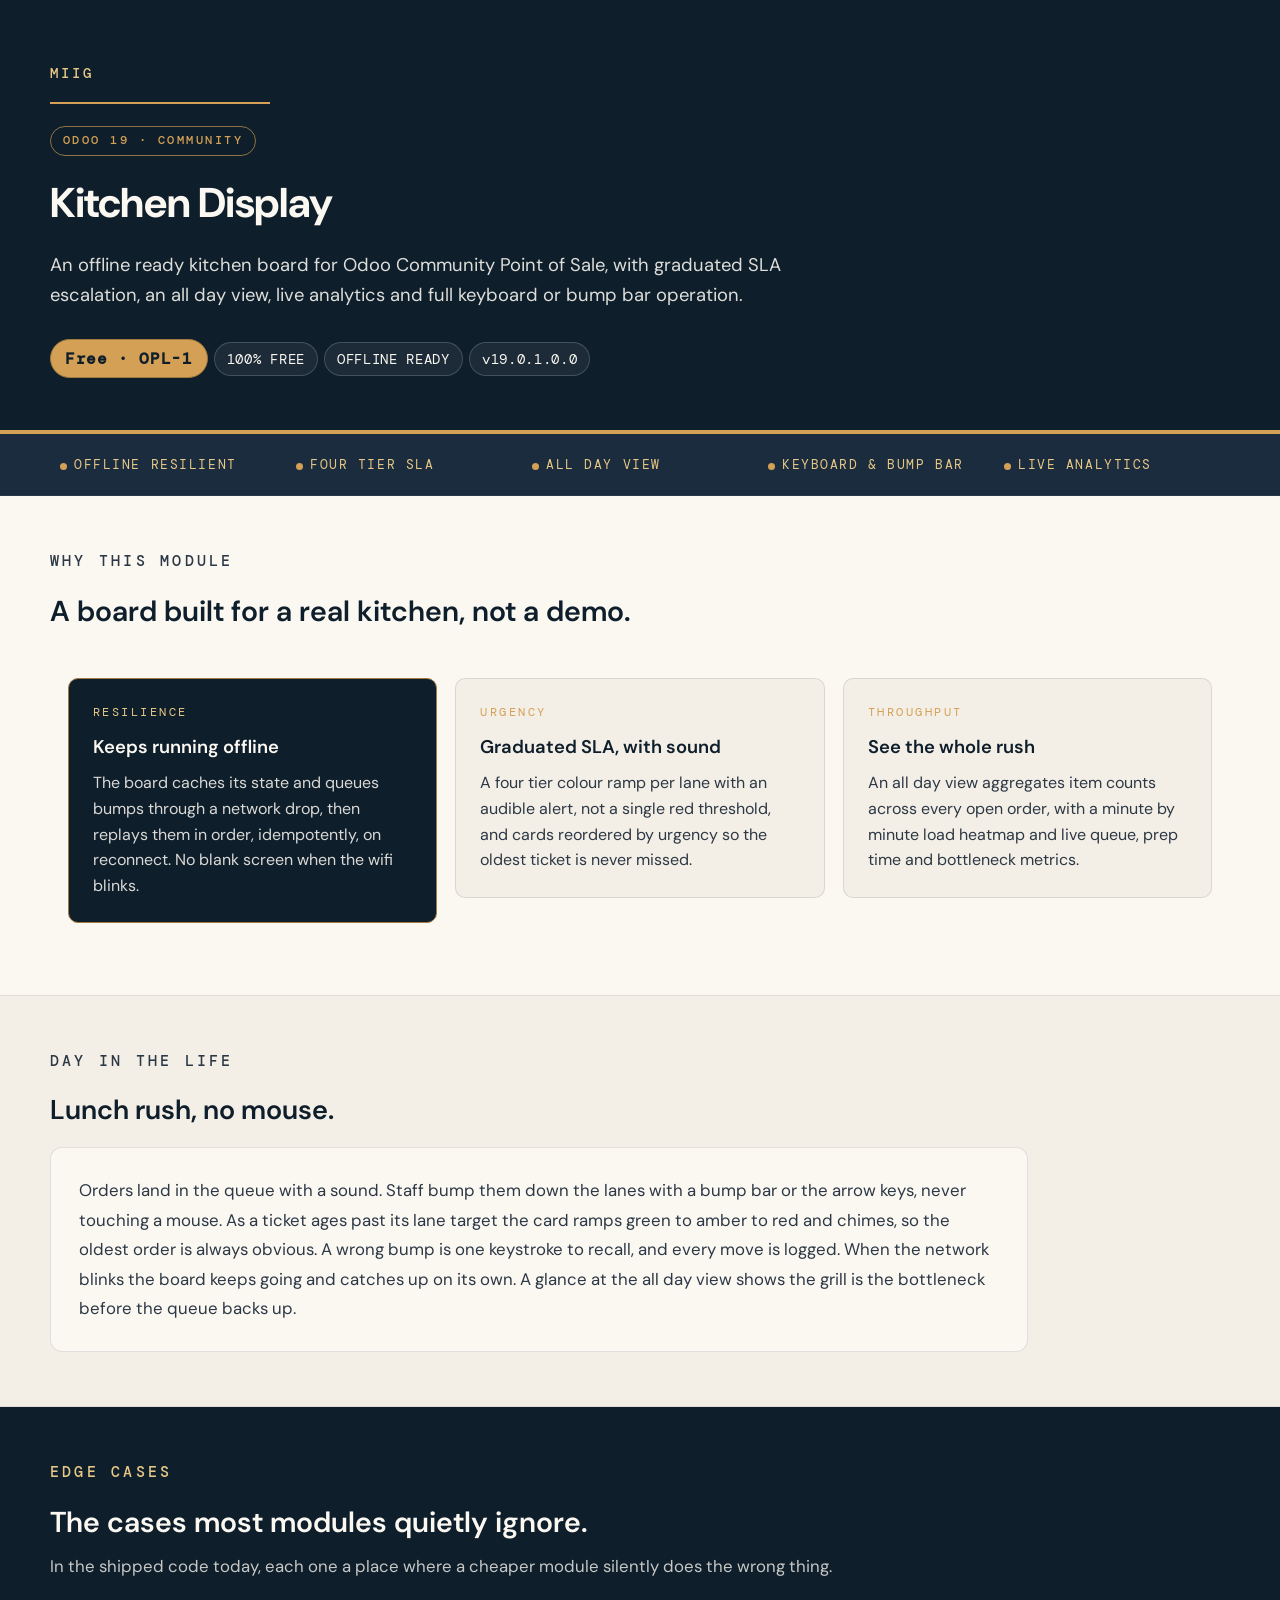
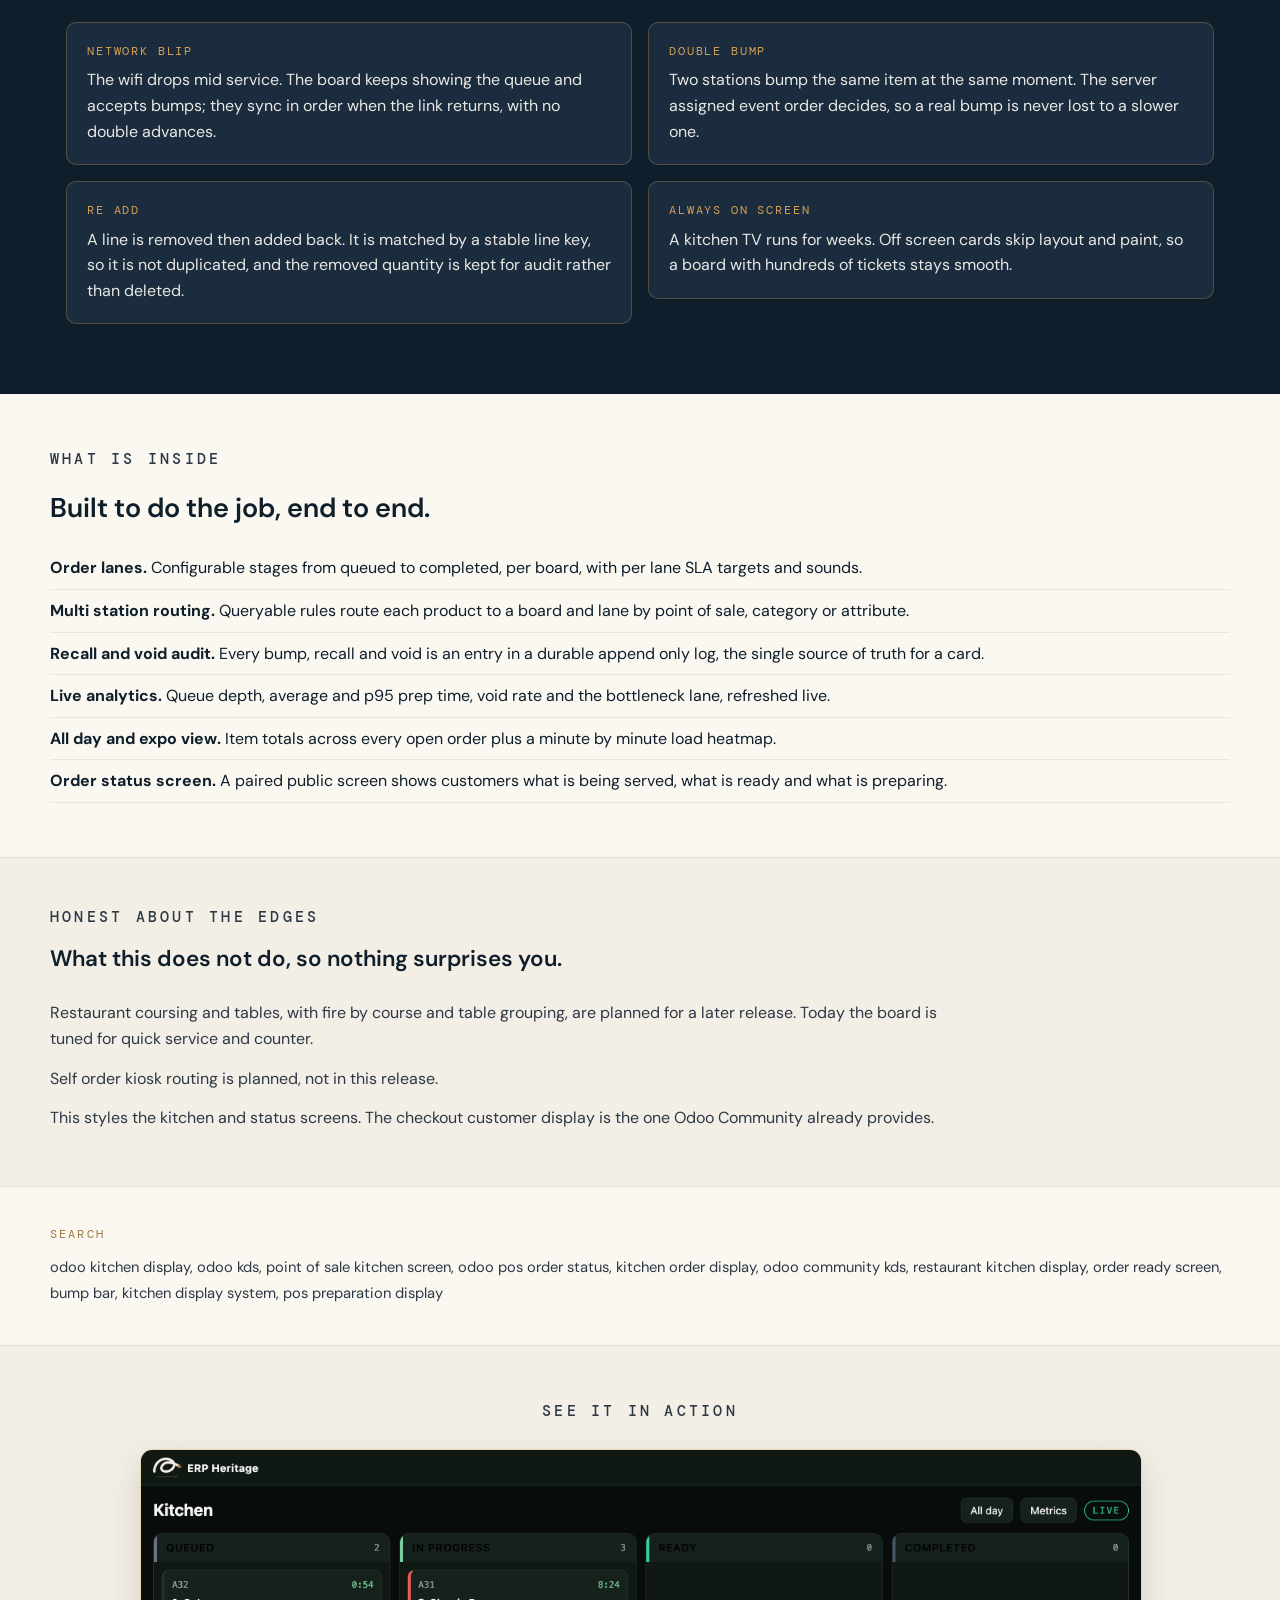
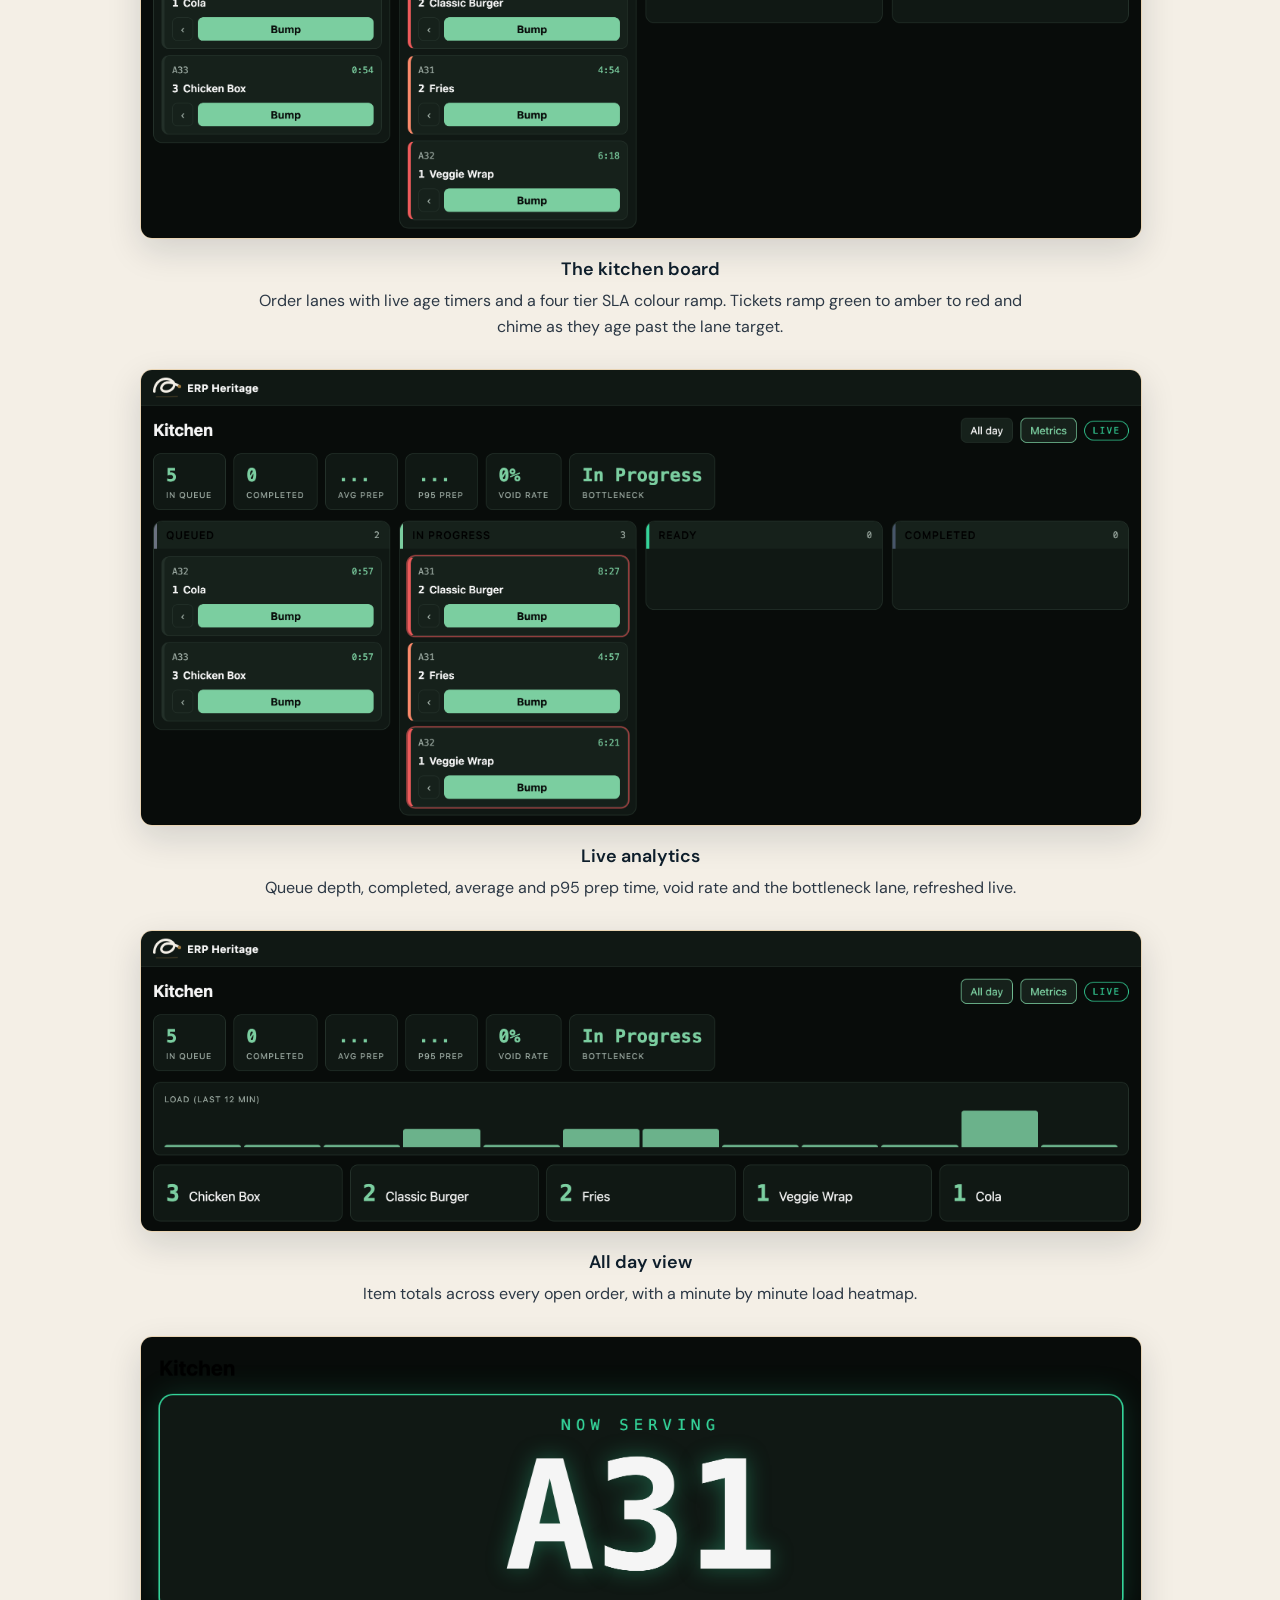
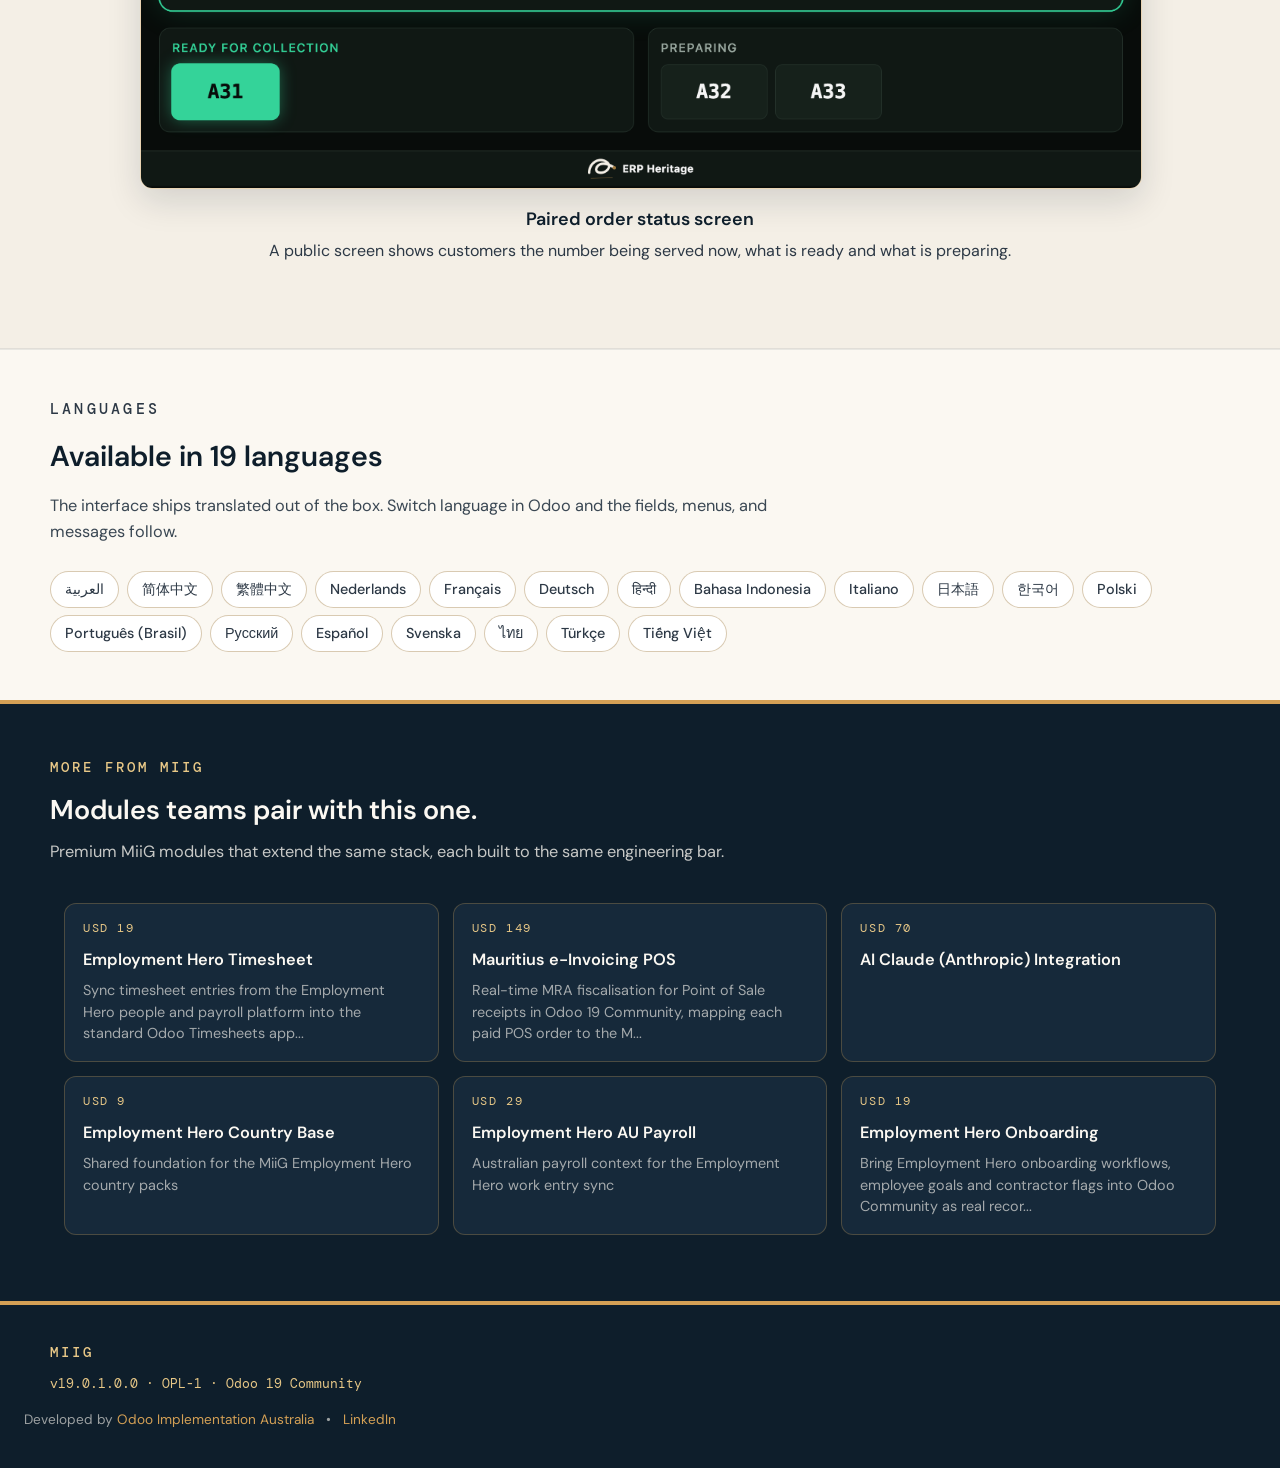
<file: eh_pos_kds/static/description/index.html>
<!DOCTYPE html>
<html lang="en">
<head>
<meta charset="UTF-8">
<title>Kitchen Display | MiiG</title>
<meta name="viewport" content="width=device-width, initial-scale=1">
<meta name="description" content="Free offline ready kitchen display for Odoo 19 Community Point of Sale: order lanes, live SLA timers with sound, all day view, recall and void audit, multi station routing, keyboard and bump bar, live throughput analytics, paired public order status screen.">
<link rel="preconnect" href="https://fonts.googleapis.com">
<link rel="preconnect" href="https://fonts.gstatic.com" crossorigin>
<link href="https://fonts.googleapis.com/css2?family=DM+Sans:wght@400;500;600;700&family=DM+Mono:wght@400;500&display=swap" rel="stylesheet">
</head>
<body style="margin:0;padding:0;background-color:#FBF8F2;color:#0E1E2B;font-family:'DM Sans',-apple-system,BlinkMacSystemFont,'Segoe UI',Roboto,system-ui,sans-serif;font-size:16px;line-height:1.6;font-weight:400;">
<header style="background-color:#0E1E2B;color:#FBF8F2;padding:60px 24px 52px 24px;border-bottom:4px solid #D4A055;">
  <div style="max-width:1180px;margin:0 auto;">
    <div style="margin-bottom:16px;"><span style="font-size:0.86rem;font-weight:500;letter-spacing:0.22em;text-transform:uppercase;color:#E8C887;font-family:'DM Mono',ui-monospace,monospace;">MiiG</span></div>
    <div style="width:220px;height:2px;background-color:#D4A055;margin:14px 0 18px 0;"></div>
    <span style="display:inline-block;font-family:'DM Mono',ui-monospace,monospace;font-size:0.78rem;font-weight:500;letter-spacing:0.2em;text-transform:uppercase;color:#D4A055;padding:4px 12px;border:1px solid rgba(212,160,85,0.65);border-radius:999px;margin:4px 6px 8px 0;">ODOO 19 · COMMUNITY</span>
    <h1 style="font-size:2.6rem;margin:6px 0 10px 0;font-weight:700;letter-spacing:-0.01em;color:#FBF8F2;">Kitchen Display</h1>
    <p style="margin:14px 0 0 0;font-size:1.15rem;line-height:1.65;max-width:760px;color:rgba(251,248,242,0.88);">An offline ready kitchen board for Odoo Community Point of Sale, with graduated SLA escalation, an all day view, live analytics and full keyboard or bump bar operation.</p>
    <div style="margin-top:24px;"><span style="display:inline-block;background-color:#D4A055;border:1px solid #A07A3F;color:#0E1E2B;padding:6px 14px;border-radius:999px;font-size:1.0rem;letter-spacing:0.04em;font-family:'DM Mono',ui-monospace,monospace;margin:4px 6px 0 0;font-weight:600;">Free · OPL-1</span><span style="display:inline-block;background-color:rgba(255,255,255,0.06);border:1px solid rgba(255,255,255,0.18);color:#FBF8F2;padding:5px 12px;border-radius:999px;font-size:0.86rem;letter-spacing:0.05em;font-family:'DM Mono',ui-monospace,monospace;margin:4px 6px 0 0;">100% FREE</span><span style="display:inline-block;background-color:rgba(255,255,255,0.06);border:1px solid rgba(255,255,255,0.18);color:#FBF8F2;padding:5px 12px;border-radius:999px;font-size:0.86rem;letter-spacing:0.05em;font-family:'DM Mono',ui-monospace,monospace;margin:4px 6px 0 0;">OFFLINE READY</span><span style="display:inline-block;background-color:rgba(255,255,255,0.06);border:1px solid rgba(255,255,255,0.18);color:#FBF8F2;padding:5px 12px;border-radius:999px;font-size:0.86rem;letter-spacing:0.05em;font-family:'DM Mono',ui-monospace,monospace;margin:4px 6px 0 0;">v19.0.1.0.0</span></div>
  </div>
</header>
<section style="background-color:#1A2C3D;color:#FBF8F2;padding:20px 0;border-bottom:1px solid rgba(255,255,255,0.06);">
  <div style="max-width:1180px;margin:0 auto;padding:0 24px;display:table;width:100%;table-layout:fixed;"><div style="display:table-cell;font-family:'DM Mono',ui-monospace,monospace;font-size:0.82rem;letter-spacing:0.12em;text-transform:uppercase;color:#E8C887;padding:0 10px;vertical-align:middle;"><span style="display:inline-block;width:7px;height:7px;background-color:#D4A055;border-radius:50%;margin-right:7px;vertical-align:middle;"></span>OFFLINE RESILIENT</div><div style="display:table-cell;font-family:'DM Mono',ui-monospace,monospace;font-size:0.82rem;letter-spacing:0.12em;text-transform:uppercase;color:#E8C887;padding:0 10px;vertical-align:middle;"><span style="display:inline-block;width:7px;height:7px;background-color:#D4A055;border-radius:50%;margin-right:7px;vertical-align:middle;"></span>FOUR TIER SLA</div><div style="display:table-cell;font-family:'DM Mono',ui-monospace,monospace;font-size:0.82rem;letter-spacing:0.12em;text-transform:uppercase;color:#E8C887;padding:0 10px;vertical-align:middle;"><span style="display:inline-block;width:7px;height:7px;background-color:#D4A055;border-radius:50%;margin-right:7px;vertical-align:middle;"></span>ALL DAY VIEW</div><div style="display:table-cell;font-family:'DM Mono',ui-monospace,monospace;font-size:0.82rem;letter-spacing:0.12em;text-transform:uppercase;color:#E8C887;padding:0 10px;vertical-align:middle;"><span style="display:inline-block;width:7px;height:7px;background-color:#D4A055;border-radius:50%;margin-right:7px;vertical-align:middle;"></span>KEYBOARD &amp; BUMP BAR</div><div style="display:table-cell;font-family:'DM Mono',ui-monospace,monospace;font-size:0.82rem;letter-spacing:0.12em;text-transform:uppercase;color:#E8C887;padding:0 10px;vertical-align:middle;"><span style="display:inline-block;width:7px;height:7px;background-color:#D4A055;border-radius:50%;margin-right:7px;vertical-align:middle;"></span>LIVE ANALYTICS</div></div>
</section>
<section style="padding:54px 0;background-color:#FBF8F2;">
  <div style="max-width:1180px;margin:0 auto;padding:0 24px;">
    <h2 style="font-size:0.92rem;text-transform:uppercase;letter-spacing:0.22em;color:#2C3845;margin:0 0 14px 0;font-weight:500;font-family:'DM Mono',ui-monospace,monospace;">Why this module</h2>
    <h3 style="font-size:1.8rem;margin:0 0 26px 0;font-weight:600;color:#0E1E2B;">A board built for a real kitchen, not a demo.</h3>
    <div style="display:table;width:100%;border-collapse:separate;border-spacing:18px;"><div style="display:table-row;"><div style="display:table-cell;width:33.33%;vertical-align:top;"><div style="background-color:#0E1E2B;color:#FBF8F2;border:1px solid #A07A3F;padding:24px;border-radius:10px;height:100%;box-sizing:border-box;"><div style="font-family:'DM Mono',ui-monospace,monospace;font-size:0.78rem;letter-spacing:0.2em;color:#E8C887;margin-bottom:10px;">RESILIENCE</div><h3 style="font-size:1.15rem;font-weight:600;margin:0 0 8px 0;color:#FBF8F2;">Keeps running offline</h3><p style="font-size:1.0rem;color:rgba(251,248,242,0.86);line-height:1.6;margin:0;">The board caches its state and queues bumps through a network drop, then replays them in order, idempotently, on reconnect. No blank screen when the wifi blinks.</p></div></div><div style="display:table-cell;width:33.33%;vertical-align:top;"><div style="background-color:#F4EFE6;color:#0E1E2B;border:1px solid rgba(58,74,92,0.14);padding:24px;border-radius:10px;height:100%;box-sizing:border-box;"><div style="font-family:'DM Mono',ui-monospace,monospace;font-size:0.78rem;letter-spacing:0.2em;color:#D4A055;margin-bottom:10px;">URGENCY</div><h3 style="font-size:1.15rem;font-weight:600;margin:0 0 8px 0;color:#0E1E2B;">Graduated SLA, with sound</h3><p style="font-size:1.0rem;color:#2C3845;line-height:1.6;margin:0;">A four tier colour ramp per lane with an audible alert, not a single red threshold, and cards reordered by urgency so the oldest ticket is never missed.</p></div></div><div style="display:table-cell;width:33.33%;vertical-align:top;"><div style="background-color:#F4EFE6;color:#0E1E2B;border:1px solid rgba(58,74,92,0.14);padding:24px;border-radius:10px;height:100%;box-sizing:border-box;"><div style="font-family:'DM Mono',ui-monospace,monospace;font-size:0.78rem;letter-spacing:0.2em;color:#D4A055;margin-bottom:10px;">THROUGHPUT</div><h3 style="font-size:1.15rem;font-weight:600;margin:0 0 8px 0;color:#0E1E2B;">See the whole rush</h3><p style="font-size:1.0rem;color:#2C3845;line-height:1.6;margin:0;">An all day view aggregates item counts across every open order, with a minute by minute load heatmap and live queue, prep time and bottleneck metrics.</p></div></div></div></div>
  </div>
</section>
<section style="padding:54px 0;background-color:#F4EFE6;border-top:1px solid rgba(58,74,92,0.10);border-bottom:1px solid rgba(58,74,92,0.10);">
  <div style="max-width:1180px;margin:0 auto;padding:0 24px;">
    <h2 style="font-size:0.92rem;text-transform:uppercase;letter-spacing:0.22em;color:#2C3845;margin:0 0 14px 0;font-weight:500;font-family:'DM Mono',ui-monospace,monospace;">Day in the life</h2>
    <h3 style="font-size:1.7rem;margin:0 0 16px 0;font-weight:600;color:#0E1E2B;">Lunch rush, no mouse.</h3>
    <div style="background-color:#FBF8F2;border:1px solid rgba(58,74,92,0.14);border-radius:12px;padding:28px;max-width:920px;">
      <p style="font-size:1.05rem;line-height:1.75;color:#2C3845;margin:0;">Orders land in the queue with a sound. Staff bump them down the lanes with a bump bar or the arrow keys, never touching a mouse. As a ticket ages past its lane target the card ramps green to amber to red and chimes, so the oldest order is always obvious. A wrong bump is one keystroke to recall, and every move is logged. When the network blinks the board keeps going and catches up on its own. A glance at the all day view shows the grill is the bottleneck before the queue backs up.</p>
    </div>
  </div>
</section>
<section style="padding:54px 0;background-color:#0E1E2B;color:#FBF8F2;">
  <div style="max-width:1180px;margin:0 auto;padding:0 24px;">
    <h2 style="font-size:0.92rem;text-transform:uppercase;letter-spacing:0.22em;color:#E8C887;margin:0 0 14px 0;font-weight:500;font-family:'DM Mono',ui-monospace,monospace;">Edge cases</h2>
    <h3 style="font-size:1.8rem;margin:0 0 8px 0;font-weight:600;color:#FBF8F2;">The cases most modules quietly ignore.</h3>
    <p style="font-size:1.05rem;color:rgba(251,248,242,0.78);margin:0 0 26px 0;max-width:820px;">In the shipped code today, each one a place where a cheaper module silently does the wrong thing.</p>
    <div style="display:table;width:100%;border-collapse:separate;border-spacing:16px;"><div style="display:table-row;"><div style="display:table-cell;width:50%;vertical-align:top;"><div style="background-color:#1A2C3D;border:1px solid rgba(212,160,85,0.30);border-radius:10px;padding:20px;height:100%;box-sizing:border-box;"><div style="font-family:'DM Mono',ui-monospace,monospace;font-size:0.72rem;letter-spacing:0.16em;color:#D4A055;margin-bottom:6px;">NETWORK BLIP</div><p style="margin:0;font-size:1.0rem;line-height:1.6;color:rgba(251,248,242,0.92);">The wifi drops mid service. The board keeps showing the queue and accepts bumps; they sync in order when the link returns, with no double advances.</p></div></div><div style="display:table-cell;width:50%;vertical-align:top;"><div style="background-color:#1A2C3D;border:1px solid rgba(212,160,85,0.30);border-radius:10px;padding:20px;height:100%;box-sizing:border-box;"><div style="font-family:'DM Mono',ui-monospace,monospace;font-size:0.72rem;letter-spacing:0.16em;color:#D4A055;margin-bottom:6px;">DOUBLE BUMP</div><p style="margin:0;font-size:1.0rem;line-height:1.6;color:rgba(251,248,242,0.92);">Two stations bump the same item at the same moment. The server assigned event order decides, so a real bump is never lost to a slower one.</p></div></div></div><div style="display:table-row;"><div style="display:table-cell;width:50%;vertical-align:top;"><div style="background-color:#1A2C3D;border:1px solid rgba(212,160,85,0.30);border-radius:10px;padding:20px;height:100%;box-sizing:border-box;"><div style="font-family:'DM Mono',ui-monospace,monospace;font-size:0.72rem;letter-spacing:0.16em;color:#D4A055;margin-bottom:6px;">RE ADD</div><p style="margin:0;font-size:1.0rem;line-height:1.6;color:rgba(251,248,242,0.92);">A line is removed then added back. It is matched by a stable line key, so it is not duplicated, and the removed quantity is kept for audit rather than deleted.</p></div></div><div style="display:table-cell;width:50%;vertical-align:top;"><div style="background-color:#1A2C3D;border:1px solid rgba(212,160,85,0.30);border-radius:10px;padding:20px;height:100%;box-sizing:border-box;"><div style="font-family:'DM Mono',ui-monospace,monospace;font-size:0.72rem;letter-spacing:0.16em;color:#D4A055;margin-bottom:6px;">ALWAYS ON SCREEN</div><p style="margin:0;font-size:1.0rem;line-height:1.6;color:rgba(251,248,242,0.92);">A kitchen TV runs for weeks. Off screen cards skip layout and paint, so a board with hundreds of tickets stays smooth.</p></div></div></div></div>
  </div>
</section>
<section style="padding:54px 0;background-color:#FBF8F2;">
  <div style="max-width:1180px;margin:0 auto;padding:0 24px;">
    <h2 style="font-size:0.92rem;text-transform:uppercase;letter-spacing:0.22em;color:#2C3845;margin:0 0 14px 0;font-weight:500;font-family:'DM Mono',ui-monospace,monospace;">What is inside</h2>
    <h3 style="font-size:1.7rem;margin:0 0 18px 0;font-weight:600;color:#0E1E2B;">Built to do the job, end to end.</h3>
    <ul style="margin:0;padding:0;list-style:none;"><li style="padding:8px 0;border-bottom:1px solid rgba(58,74,92,0.10);"><strong>Order lanes.</strong> Configurable stages from queued to completed, per board, with per lane SLA targets and sounds.</li><li style="padding:8px 0;border-bottom:1px solid rgba(58,74,92,0.10);"><strong>Multi station routing.</strong> Queryable rules route each product to a board and lane by point of sale, category or attribute.</li><li style="padding:8px 0;border-bottom:1px solid rgba(58,74,92,0.10);"><strong>Recall and void audit.</strong> Every bump, recall and void is an entry in a durable append only log, the single source of truth for a card.</li><li style="padding:8px 0;border-bottom:1px solid rgba(58,74,92,0.10);"><strong>Live analytics.</strong> Queue depth, average and p95 prep time, void rate and the bottleneck lane, refreshed live.</li><li style="padding:8px 0;border-bottom:1px solid rgba(58,74,92,0.10);"><strong>All day and expo view.</strong> Item totals across every open order plus a minute by minute load heatmap.</li><li style="padding:8px 0;border-bottom:1px solid rgba(58,74,92,0.10);"><strong>Order status screen.</strong> A paired public screen shows customers what is being served, what is ready and what is preparing.</li></ul>
  </div>
</section>
<section style="padding:48px 0;background-color:#F4EFE6;border-top:1px solid rgba(58,74,92,0.10);">
  <div style="max-width:1180px;margin:0 auto;padding:0 24px;">
    <h2 style="font-size:0.92rem;text-transform:uppercase;letter-spacing:0.22em;color:#2C3845;margin:0 0 12px 0;font-weight:500;font-family:'DM Mono',ui-monospace,monospace;">Honest about the edges</h2>
    <h3 style="font-size:1.4rem;margin:0 0 16px 0;font-weight:600;color:#0E1E2B;">What this does not do, so nothing surprises you.</h3>
    <ul style="margin:0;padding:0;list-style:none;max-width:920px;"><li style="padding:7px 0;color:#2C3845;font-size:1.0rem;line-height:1.6;">Restaurant coursing and tables, with fire by course and table grouping, are planned for a later release. Today the board is tuned for quick service and counter.</li><li style="padding:7px 0;color:#2C3845;font-size:1.0rem;line-height:1.6;">Self order kiosk routing is planned, not in this release.</li><li style="padding:7px 0;color:#2C3845;font-size:1.0rem;line-height:1.6;">This styles the kitchen and status screens. The checkout customer display is the one Odoo Community already provides.</li></ul>
  </div>
</section>
<section style="padding:38px 0;background-color:#FBF8F2;border-top:1px solid rgba(58,74,92,0.10);">
  <div style="max-width:1180px;margin:0 auto;padding:0 24px;">
    <div style="font-family:'DM Mono',ui-monospace,monospace;font-size:0.74rem;letter-spacing:0.18em;text-transform:uppercase;color:#A07A3F;margin-bottom:10px;">Search</div>
    <p style="font-size:0.92rem;color:#2C3845;line-height:1.8;margin:0;">odoo kitchen display, odoo kds, point of sale kitchen screen, odoo pos order status, kitchen order display, odoo community kds, restaurant kitchen display, order ready screen, bump bar, kitchen display system, pos preparation display</p>
  </div>
</section>
<section style="padding:54px 0;background-color:#F4EFE6;border-top:1px solid rgba(58,74,92,0.10);border-bottom:1px solid rgba(58,74,92,0.10);"><div style="max-width:1180px;margin:0 auto;padding:0 24px;"><h2 style="font-size:0.92rem;text-transform:uppercase;letter-spacing:0.22em;color:#2C3845;margin:0 0 26px 0;font-weight:500;font-family:'DM Mono',ui-monospace,monospace;text-align:center;">See it in action</h2><div style="max-width:1000px;margin:0 auto 30px auto;text-align:center;"><img src="kds_01_board.png" alt="The kitchen board" style="display:block;width:auto;max-width:100%;max-height:560px;margin:0 auto;border:1px solid rgba(212,160,85,0.35);border-radius:12px;box-shadow:0 12px 34px rgba(14,30,43,0.14);"><p style="margin:16px auto 0;max-width:780px;font-size:1.0rem;line-height:1.6;color:#2C3845;"><strong style="display:block;color:#0E1E2B;font-size:1.12rem;font-weight:600;margin-bottom:4px;">The kitchen board</strong>Order lanes with live age timers and a four tier SLA colour ramp. Tickets ramp green to amber to red and chime as they age past the lane target.</p></div><div style="max-width:1000px;margin:0 auto 30px auto;text-align:center;"><img src="kds_02_metrics.png" alt="Live analytics" style="display:block;width:auto;max-width:100%;max-height:560px;margin:0 auto;border:1px solid rgba(212,160,85,0.35);border-radius:12px;box-shadow:0 12px 34px rgba(14,30,43,0.14);"><p style="margin:16px auto 0;max-width:780px;font-size:1.0rem;line-height:1.6;color:#2C3845;"><strong style="display:block;color:#0E1E2B;font-size:1.12rem;font-weight:600;margin-bottom:4px;">Live analytics</strong>Queue depth, completed, average and p95 prep time, void rate and the bottleneck lane, refreshed live.</p></div><div style="max-width:1000px;margin:0 auto 30px auto;text-align:center;"><img src="kds_03_allday.png" alt="All day view" style="display:block;width:auto;max-width:100%;max-height:560px;margin:0 auto;border:1px solid rgba(212,160,85,0.35);border-radius:12px;box-shadow:0 12px 34px rgba(14,30,43,0.14);"><p style="margin:16px auto 0;max-width:780px;font-size:1.0rem;line-height:1.6;color:#2C3845;"><strong style="display:block;color:#0E1E2B;font-size:1.12rem;font-weight:600;margin-bottom:4px;">All day view</strong>Item totals across every open order, with a minute by minute load heatmap.</p></div><div style="max-width:1000px;margin:0 auto 30px auto;text-align:center;"><img src="kds_04_status.png" alt="Paired order status screen" style="display:block;width:auto;max-width:100%;max-height:560px;margin:0 auto;border:1px solid rgba(212,160,85,0.35);border-radius:12px;box-shadow:0 12px 34px rgba(14,30,43,0.14);"><p style="margin:16px auto 0;max-width:780px;font-size:1.0rem;line-height:1.6;color:#2C3845;"><strong style="display:block;color:#0E1E2B;font-size:1.12rem;font-weight:600;margin-bottom:4px;">Paired order status screen</strong>A public screen shows customers the number being served now, what is ready and what is preparing.</p></div></div></section>
<!-- eh-i18n-langs-v1 -->
<section style="padding:48px 0;background-color:#FBF8F2;border-top:1px solid rgba(14,30,43,0.08);"><div style="max-width:1180px;margin:0 auto;padding:0 24px;"><h2 style="font-size:0.92rem;text-transform:uppercase;letter-spacing:0.22em;color:#2C3845;margin:0 0 12px 0;font-weight:500;font-family:'DM Mono',ui-monospace,monospace;">Languages</h2><h3 style="font-size:1.8rem;margin:0 0 14px 0;font-weight:600;color:#0E1E2B;">Available in 19 languages</h3><p style="margin:0 0 18px 0;font-size:1.02rem;line-height:1.6;color:#3A4753;max-width:780px;">The interface ships translated out of the box. Switch language in Odoo and the fields, menus, and messages follow.</p><div style="margin:0;"><span style="display:inline-block;background-color:#FFFFFF;border:1px solid rgba(160,122,63,0.40);color:#2C3845;padding:6px 14px;border-radius:999px;font-size:0.9rem;font-weight:500;font-family:'DM Sans',-apple-system,BlinkMacSystemFont,sans-serif;margin:7px 8px 0 0;">العربية</span><span style="display:inline-block;background-color:#FFFFFF;border:1px solid rgba(160,122,63,0.40);color:#2C3845;padding:6px 14px;border-radius:999px;font-size:0.9rem;font-weight:500;font-family:'DM Sans',-apple-system,BlinkMacSystemFont,sans-serif;margin:7px 8px 0 0;">简体中文</span><span style="display:inline-block;background-color:#FFFFFF;border:1px solid rgba(160,122,63,0.40);color:#2C3845;padding:6px 14px;border-radius:999px;font-size:0.9rem;font-weight:500;font-family:'DM Sans',-apple-system,BlinkMacSystemFont,sans-serif;margin:7px 8px 0 0;">繁體中文</span><span style="display:inline-block;background-color:#FFFFFF;border:1px solid rgba(160,122,63,0.40);color:#2C3845;padding:6px 14px;border-radius:999px;font-size:0.9rem;font-weight:500;font-family:'DM Sans',-apple-system,BlinkMacSystemFont,sans-serif;margin:7px 8px 0 0;">Nederlands</span><span style="display:inline-block;background-color:#FFFFFF;border:1px solid rgba(160,122,63,0.40);color:#2C3845;padding:6px 14px;border-radius:999px;font-size:0.9rem;font-weight:500;font-family:'DM Sans',-apple-system,BlinkMacSystemFont,sans-serif;margin:7px 8px 0 0;">Français</span><span style="display:inline-block;background-color:#FFFFFF;border:1px solid rgba(160,122,63,0.40);color:#2C3845;padding:6px 14px;border-radius:999px;font-size:0.9rem;font-weight:500;font-family:'DM Sans',-apple-system,BlinkMacSystemFont,sans-serif;margin:7px 8px 0 0;">Deutsch</span><span style="display:inline-block;background-color:#FFFFFF;border:1px solid rgba(160,122,63,0.40);color:#2C3845;padding:6px 14px;border-radius:999px;font-size:0.9rem;font-weight:500;font-family:'DM Sans',-apple-system,BlinkMacSystemFont,sans-serif;margin:7px 8px 0 0;">हिन्दी</span><span style="display:inline-block;background-color:#FFFFFF;border:1px solid rgba(160,122,63,0.40);color:#2C3845;padding:6px 14px;border-radius:999px;font-size:0.9rem;font-weight:500;font-family:'DM Sans',-apple-system,BlinkMacSystemFont,sans-serif;margin:7px 8px 0 0;">Bahasa Indonesia</span><span style="display:inline-block;background-color:#FFFFFF;border:1px solid rgba(160,122,63,0.40);color:#2C3845;padding:6px 14px;border-radius:999px;font-size:0.9rem;font-weight:500;font-family:'DM Sans',-apple-system,BlinkMacSystemFont,sans-serif;margin:7px 8px 0 0;">Italiano</span><span style="display:inline-block;background-color:#FFFFFF;border:1px solid rgba(160,122,63,0.40);color:#2C3845;padding:6px 14px;border-radius:999px;font-size:0.9rem;font-weight:500;font-family:'DM Sans',-apple-system,BlinkMacSystemFont,sans-serif;margin:7px 8px 0 0;">日本語</span><span style="display:inline-block;background-color:#FFFFFF;border:1px solid rgba(160,122,63,0.40);color:#2C3845;padding:6px 14px;border-radius:999px;font-size:0.9rem;font-weight:500;font-family:'DM Sans',-apple-system,BlinkMacSystemFont,sans-serif;margin:7px 8px 0 0;">한국어</span><span style="display:inline-block;background-color:#FFFFFF;border:1px solid rgba(160,122,63,0.40);color:#2C3845;padding:6px 14px;border-radius:999px;font-size:0.9rem;font-weight:500;font-family:'DM Sans',-apple-system,BlinkMacSystemFont,sans-serif;margin:7px 8px 0 0;">Polski</span><span style="display:inline-block;background-color:#FFFFFF;border:1px solid rgba(160,122,63,0.40);color:#2C3845;padding:6px 14px;border-radius:999px;font-size:0.9rem;font-weight:500;font-family:'DM Sans',-apple-system,BlinkMacSystemFont,sans-serif;margin:7px 8px 0 0;">Português (Brasil)</span><span style="display:inline-block;background-color:#FFFFFF;border:1px solid rgba(160,122,63,0.40);color:#2C3845;padding:6px 14px;border-radius:999px;font-size:0.9rem;font-weight:500;font-family:'DM Sans',-apple-system,BlinkMacSystemFont,sans-serif;margin:7px 8px 0 0;">Русский</span><span style="display:inline-block;background-color:#FFFFFF;border:1px solid rgba(160,122,63,0.40);color:#2C3845;padding:6px 14px;border-radius:999px;font-size:0.9rem;font-weight:500;font-family:'DM Sans',-apple-system,BlinkMacSystemFont,sans-serif;margin:7px 8px 0 0;">Español</span><span style="display:inline-block;background-color:#FFFFFF;border:1px solid rgba(160,122,63,0.40);color:#2C3845;padding:6px 14px;border-radius:999px;font-size:0.9rem;font-weight:500;font-family:'DM Sans',-apple-system,BlinkMacSystemFont,sans-serif;margin:7px 8px 0 0;">Svenska</span><span style="display:inline-block;background-color:#FFFFFF;border:1px solid rgba(160,122,63,0.40);color:#2C3845;padding:6px 14px;border-radius:999px;font-size:0.9rem;font-weight:500;font-family:'DM Sans',-apple-system,BlinkMacSystemFont,sans-serif;margin:7px 8px 0 0;">ไทย</span><span style="display:inline-block;background-color:#FFFFFF;border:1px solid rgba(160,122,63,0.40);color:#2C3845;padding:6px 14px;border-radius:999px;font-size:0.9rem;font-weight:500;font-family:'DM Sans',-apple-system,BlinkMacSystemFont,sans-serif;margin:7px 8px 0 0;">Türkçe</span><span style="display:inline-block;background-color:#FFFFFF;border:1px solid rgba(160,122,63,0.40);color:#2C3845;padding:6px 14px;border-radius:999px;font-size:0.9rem;font-weight:500;font-family:'DM Sans',-apple-system,BlinkMacSystemFont,sans-serif;margin:7px 8px 0 0;">Tiếng Việt</span></div></div></section>
<!-- EH_CROSSSELL_START -->
<section style="padding:52px 0;background-color:#0E1E2B;color:#FBF8F2;border-top:4px solid #D4A055;">
  <div style="max-width:1180px;margin:0 auto;padding:0 24px;">
    <div style="font-family:'DM Mono',ui-monospace,monospace;font-size:0.86rem;font-weight:500;letter-spacing:0.22em;text-transform:uppercase;color:#E8C887;margin-bottom:10px;">More from MiiG</div>
    <h3 style="font-size:1.7rem;margin:0 0 8px 0;font-weight:600;color:#FBF8F2;">Modules teams pair with this one.</h3>
    <p style="font-size:1.02rem;color:rgba(251,248,242,0.78);margin:0 0 24px 0;max-width:820px;">Premium MiiG modules that extend the same stack, each built to the same engineering bar.</p>
    <div style="display:table;width:100%;border-collapse:separate;border-spacing:14px;"><div style="display:table-row;"><div style="display:table-cell;width:33%;vertical-align:top;padding:16px 18px;background-color:#16293A;border:1px solid rgba(212,160,85,0.28);border-radius:12px;"><div style="font-family:'DM Mono',ui-monospace,monospace;font-size:0.72rem;letter-spacing:0.14em;text-transform:uppercase;color:#E8C887;margin-bottom:8px;">USD 19</div><a href="https://apps.odoo.com/apps/modules/19.0/eh_hero_timesheet/" target="_blank" style="color:#FBF8F2;text-decoration:none;font-weight:600;font-size:1.02rem;line-height:1.4;">Employment Hero Timesheet</a><p style="margin:8px 0 0 0;font-size:0.9rem;line-height:1.5;color:rgba(251,248,242,0.82);"> <span style="color:rgba(251,248,242,0.62);font-weight:400;">Sync timesheet entries from the Employment Hero people and payroll platform into the standard Odoo Timesheets app...</span></p></div><div style="display:table-cell;width:33%;vertical-align:top;padding:16px 18px;background-color:#16293A;border:1px solid rgba(212,160,85,0.28);border-radius:12px;"><div style="font-family:'DM Mono',ui-monospace,monospace;font-size:0.72rem;letter-spacing:0.14em;text-transform:uppercase;color:#E8C887;margin-bottom:8px;">USD 149</div><a href="https://apps.odoo.com/apps/modules/19.0/eh_l10n_mu_einvoice_pos/" target="_blank" style="color:#FBF8F2;text-decoration:none;font-weight:600;font-size:1.02rem;line-height:1.4;">Mauritius e-Invoicing POS</a><p style="margin:8px 0 0 0;font-size:0.9rem;line-height:1.5;color:rgba(251,248,242,0.82);"> <span style="color:rgba(251,248,242,0.62);font-weight:400;">Real-time MRA fiscalisation for Point of Sale receipts in Odoo 19 Community, mapping each paid POS order to the M...</span></p></div><div style="display:table-cell;width:33%;vertical-align:top;padding:16px 18px;background-color:#16293A;border:1px solid rgba(212,160,85,0.28);border-radius:12px;"><div style="font-family:'DM Mono',ui-monospace,monospace;font-size:0.72rem;letter-spacing:0.14em;text-transform:uppercase;color:#E8C887;margin-bottom:8px;">USD 70</div><a href="https://apps.odoo.com/apps/modules/19.0/ai_claude/" target="_blank" style="color:#FBF8F2;text-decoration:none;font-weight:600;font-size:1.02rem;line-height:1.4;">AI Claude (Anthropic) Integration</a><p style="margin:8px 0 0 0;font-size:0.9rem;line-height:1.5;color:rgba(251,248,242,0.82);"></p></div></div><div style="display:table-row;"><div style="display:table-cell;width:33%;vertical-align:top;padding:16px 18px;background-color:#16293A;border:1px solid rgba(212,160,85,0.28);border-radius:12px;"><div style="font-family:'DM Mono',ui-monospace,monospace;font-size:0.72rem;letter-spacing:0.14em;text-transform:uppercase;color:#E8C887;margin-bottom:8px;">USD 9</div><a href="https://apps.odoo.com/apps/modules/19.0/eh_hero_country_base/" target="_blank" style="color:#FBF8F2;text-decoration:none;font-weight:600;font-size:1.02rem;line-height:1.4;">Employment Hero Country Base</a><p style="margin:8px 0 0 0;font-size:0.9rem;line-height:1.5;color:rgba(251,248,242,0.82);"> <span style="color:rgba(251,248,242,0.62);font-weight:400;">Shared foundation for the MiiG Employment Hero country packs</span></p></div><div style="display:table-cell;width:33%;vertical-align:top;padding:16px 18px;background-color:#16293A;border:1px solid rgba(212,160,85,0.28);border-radius:12px;"><div style="font-family:'DM Mono',ui-monospace,monospace;font-size:0.72rem;letter-spacing:0.14em;text-transform:uppercase;color:#E8C887;margin-bottom:8px;">USD 29</div><a href="https://apps.odoo.com/apps/modules/19.0/eh_hero_ent_country_au/" target="_blank" style="color:#FBF8F2;text-decoration:none;font-weight:600;font-size:1.02rem;line-height:1.4;">Employment Hero AU Payroll</a><p style="margin:8px 0 0 0;font-size:0.9rem;line-height:1.5;color:rgba(251,248,242,0.82);"> <span style="color:rgba(251,248,242,0.62);font-weight:400;">Australian payroll context for the Employment Hero work entry sync</span></p></div><div style="display:table-cell;width:33%;vertical-align:top;padding:16px 18px;background-color:#16293A;border:1px solid rgba(212,160,85,0.28);border-radius:12px;"><div style="font-family:'DM Mono',ui-monospace,monospace;font-size:0.72rem;letter-spacing:0.14em;text-transform:uppercase;color:#E8C887;margin-bottom:8px;">USD 19</div><a href="https://apps.odoo.com/apps/modules/19.0/eh_hero_onboarding/" target="_blank" style="color:#FBF8F2;text-decoration:none;font-weight:600;font-size:1.02rem;line-height:1.4;">Employment Hero Onboarding</a><p style="margin:8px 0 0 0;font-size:0.9rem;line-height:1.5;color:rgba(251,248,242,0.82);"> <span style="color:rgba(251,248,242,0.62);font-weight:400;">Bring Employment Hero onboarding workflows, employee goals and contractor flags into Odoo Community as real recor...</span></p></div></div></div>
  </div>
</section>
<!-- EH_CROSSSELL_END -->
<footer style="background-color:#0E1E2B;color:#FBF8F2;padding:36px 24px;border-top:4px solid #D4A055;">
  <div style="max-width:1180px;margin:0 auto;">
    <div style="font-size:0.86rem;font-weight:500;letter-spacing:0.22em;text-transform:uppercase;color:#E8C887;font-family:'DM Mono',ui-monospace,monospace;margin-bottom:8px;">MiiG</div>
    <p style="margin:10px 0 0 0;font-size:0.82rem;color:#E8C887;font-family:'DM Mono',ui-monospace,monospace;">v19.0.1.0.0 &middot; OPL-1 &middot; Odoo 19 Community</p>
  </div>
<!-- EH_SEO_START -->
    <p style="margin:12px 0 0 0;"><span style="font-size:0.85rem;color:rgba(251,248,242,0.6);">Developed by <a href="https://www.erpheritage.com.au/" target="_blank" style="color:#D4A055;text-decoration:none;">Odoo Implementation Australia</a> <span style="margin:0 8px;">&bull;</span> <a href="https://www.linkedin.com/company/erpheritage/" target="_blank" style="color:#D4A055;text-decoration:none;">LinkedIn</a></span></p>
    <!-- EH_SEO_END -->
</footer>
</body>
</html>
</file>
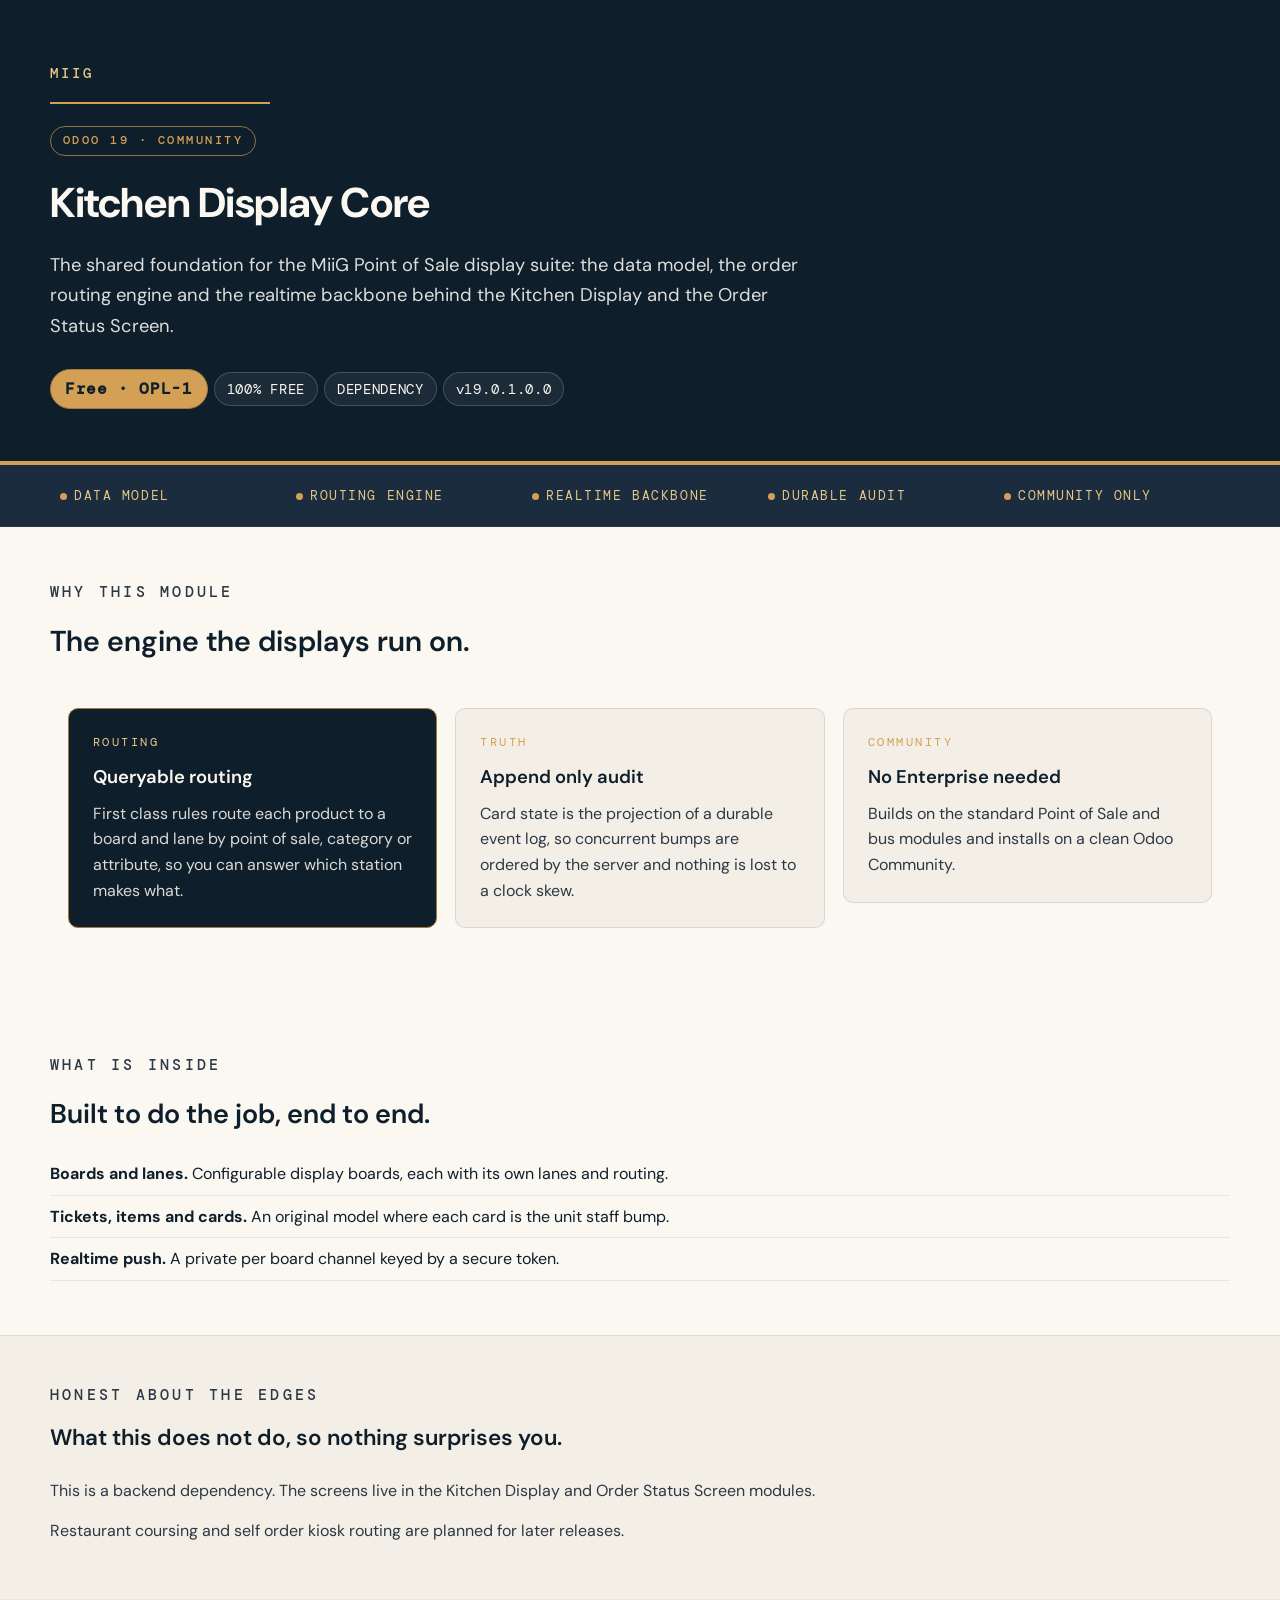
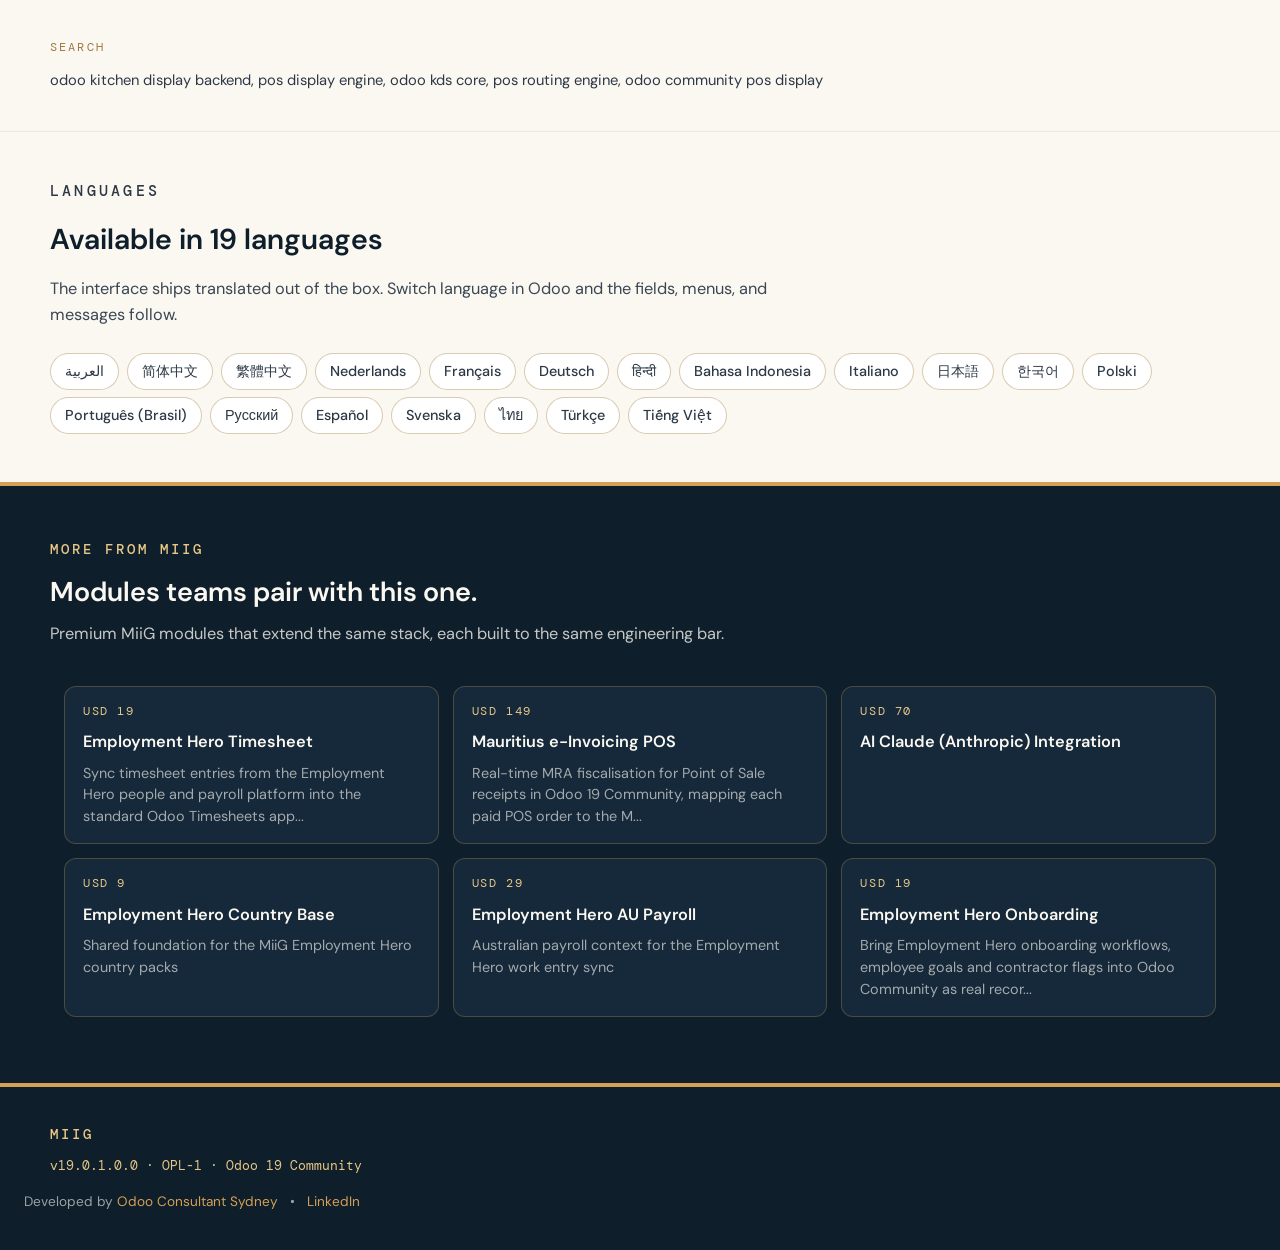
<file: eh_pos_kds_core/static/description/index.html>
<!DOCTYPE html>
<html lang="en">
<head>
<meta charset="UTF-8">
<title>Kitchen Display Core | MiiG</title>
<meta name="viewport" content="width=device-width, initial-scale=1">
<meta name="description" content="Shared backend for the MiiG Point of Sale display suite for Odoo 19 Community: the data model, the order routing engine, the realtime backbone and the brand mark behind the Kitchen Display and the Order Status Screen.">
<link rel="preconnect" href="https://fonts.googleapis.com">
<link rel="preconnect" href="https://fonts.gstatic.com" crossorigin>
<link href="https://fonts.googleapis.com/css2?family=DM+Sans:wght@400;500;600;700&family=DM+Mono:wght@400;500&display=swap" rel="stylesheet">
</head>
<body style="margin:0;padding:0;background-color:#FBF8F2;color:#0E1E2B;font-family:'DM Sans',-apple-system,BlinkMacSystemFont,'Segoe UI',Roboto,system-ui,sans-serif;font-size:16px;line-height:1.6;font-weight:400;">
<header style="background-color:#0E1E2B;color:#FBF8F2;padding:60px 24px 52px 24px;border-bottom:4px solid #D4A055;">
  <div style="max-width:1180px;margin:0 auto;">
    <div style="margin-bottom:16px;"><span style="font-size:0.86rem;font-weight:500;letter-spacing:0.22em;text-transform:uppercase;color:#E8C887;font-family:'DM Mono',ui-monospace,monospace;">MiiG</span></div>
    <div style="width:220px;height:2px;background-color:#D4A055;margin:14px 0 18px 0;"></div>
    <span style="display:inline-block;font-family:'DM Mono',ui-monospace,monospace;font-size:0.78rem;font-weight:500;letter-spacing:0.2em;text-transform:uppercase;color:#D4A055;padding:4px 12px;border:1px solid rgba(212,160,85,0.65);border-radius:999px;margin:4px 6px 8px 0;">ODOO 19 · COMMUNITY</span>
    <h1 style="font-size:2.6rem;margin:6px 0 10px 0;font-weight:700;letter-spacing:-0.01em;color:#FBF8F2;">Kitchen Display Core</h1>
    <p style="margin:14px 0 0 0;font-size:1.15rem;line-height:1.65;max-width:760px;color:rgba(251,248,242,0.88);">The shared foundation for the MiiG Point of Sale display suite: the data model, the order routing engine and the realtime backbone behind the Kitchen Display and the Order Status Screen.</p>
    <div style="margin-top:24px;"><span style="display:inline-block;background-color:#D4A055;border:1px solid #A07A3F;color:#0E1E2B;padding:6px 14px;border-radius:999px;font-size:1.0rem;letter-spacing:0.04em;font-family:'DM Mono',ui-monospace,monospace;margin:4px 6px 0 0;font-weight:600;">Free · OPL-1</span><span style="display:inline-block;background-color:rgba(255,255,255,0.06);border:1px solid rgba(255,255,255,0.18);color:#FBF8F2;padding:5px 12px;border-radius:999px;font-size:0.86rem;letter-spacing:0.05em;font-family:'DM Mono',ui-monospace,monospace;margin:4px 6px 0 0;">100% FREE</span><span style="display:inline-block;background-color:rgba(255,255,255,0.06);border:1px solid rgba(255,255,255,0.18);color:#FBF8F2;padding:5px 12px;border-radius:999px;font-size:0.86rem;letter-spacing:0.05em;font-family:'DM Mono',ui-monospace,monospace;margin:4px 6px 0 0;">DEPENDENCY</span><span style="display:inline-block;background-color:rgba(255,255,255,0.06);border:1px solid rgba(255,255,255,0.18);color:#FBF8F2;padding:5px 12px;border-radius:999px;font-size:0.86rem;letter-spacing:0.05em;font-family:'DM Mono',ui-monospace,monospace;margin:4px 6px 0 0;">v19.0.1.0.0</span></div>
  </div>
</header>
<section style="background-color:#1A2C3D;color:#FBF8F2;padding:20px 0;border-bottom:1px solid rgba(255,255,255,0.06);">
  <div style="max-width:1180px;margin:0 auto;padding:0 24px;display:table;width:100%;table-layout:fixed;"><div style="display:table-cell;font-family:'DM Mono',ui-monospace,monospace;font-size:0.82rem;letter-spacing:0.12em;text-transform:uppercase;color:#E8C887;padding:0 10px;vertical-align:middle;"><span style="display:inline-block;width:7px;height:7px;background-color:#D4A055;border-radius:50%;margin-right:7px;vertical-align:middle;"></span>DATA MODEL</div><div style="display:table-cell;font-family:'DM Mono',ui-monospace,monospace;font-size:0.82rem;letter-spacing:0.12em;text-transform:uppercase;color:#E8C887;padding:0 10px;vertical-align:middle;"><span style="display:inline-block;width:7px;height:7px;background-color:#D4A055;border-radius:50%;margin-right:7px;vertical-align:middle;"></span>ROUTING ENGINE</div><div style="display:table-cell;font-family:'DM Mono',ui-monospace,monospace;font-size:0.82rem;letter-spacing:0.12em;text-transform:uppercase;color:#E8C887;padding:0 10px;vertical-align:middle;"><span style="display:inline-block;width:7px;height:7px;background-color:#D4A055;border-radius:50%;margin-right:7px;vertical-align:middle;"></span>REALTIME BACKBONE</div><div style="display:table-cell;font-family:'DM Mono',ui-monospace,monospace;font-size:0.82rem;letter-spacing:0.12em;text-transform:uppercase;color:#E8C887;padding:0 10px;vertical-align:middle;"><span style="display:inline-block;width:7px;height:7px;background-color:#D4A055;border-radius:50%;margin-right:7px;vertical-align:middle;"></span>DURABLE AUDIT</div><div style="display:table-cell;font-family:'DM Mono',ui-monospace,monospace;font-size:0.82rem;letter-spacing:0.12em;text-transform:uppercase;color:#E8C887;padding:0 10px;vertical-align:middle;"><span style="display:inline-block;width:7px;height:7px;background-color:#D4A055;border-radius:50%;margin-right:7px;vertical-align:middle;"></span>COMMUNITY ONLY</div></div>
</section>
<section style="padding:54px 0;background-color:#FBF8F2;">
  <div style="max-width:1180px;margin:0 auto;padding:0 24px;">
    <h2 style="font-size:0.92rem;text-transform:uppercase;letter-spacing:0.22em;color:#2C3845;margin:0 0 14px 0;font-weight:500;font-family:'DM Mono',ui-monospace,monospace;">Why this module</h2>
    <h3 style="font-size:1.8rem;margin:0 0 26px 0;font-weight:600;color:#0E1E2B;">The engine the displays run on.</h3>
    <div style="display:table;width:100%;border-collapse:separate;border-spacing:18px;"><div style="display:table-row;"><div style="display:table-cell;width:33.33%;vertical-align:top;"><div style="background-color:#0E1E2B;color:#FBF8F2;border:1px solid #A07A3F;padding:24px;border-radius:10px;height:100%;box-sizing:border-box;"><div style="font-family:'DM Mono',ui-monospace,monospace;font-size:0.78rem;letter-spacing:0.2em;color:#E8C887;margin-bottom:10px;">ROUTING</div><h3 style="font-size:1.15rem;font-weight:600;margin:0 0 8px 0;color:#FBF8F2;">Queryable routing</h3><p style="font-size:1.0rem;color:rgba(251,248,242,0.86);line-height:1.6;margin:0;">First class rules route each product to a board and lane by point of sale, category or attribute, so you can answer which station makes what.</p></div></div><div style="display:table-cell;width:33.33%;vertical-align:top;"><div style="background-color:#F4EFE6;color:#0E1E2B;border:1px solid rgba(58,74,92,0.14);padding:24px;border-radius:10px;height:100%;box-sizing:border-box;"><div style="font-family:'DM Mono',ui-monospace,monospace;font-size:0.78rem;letter-spacing:0.2em;color:#D4A055;margin-bottom:10px;">TRUTH</div><h3 style="font-size:1.15rem;font-weight:600;margin:0 0 8px 0;color:#0E1E2B;">Append only audit</h3><p style="font-size:1.0rem;color:#2C3845;line-height:1.6;margin:0;">Card state is the projection of a durable event log, so concurrent bumps are ordered by the server and nothing is lost to a clock skew.</p></div></div><div style="display:table-cell;width:33.33%;vertical-align:top;"><div style="background-color:#F4EFE6;color:#0E1E2B;border:1px solid rgba(58,74,92,0.14);padding:24px;border-radius:10px;height:100%;box-sizing:border-box;"><div style="font-family:'DM Mono',ui-monospace,monospace;font-size:0.78rem;letter-spacing:0.2em;color:#D4A055;margin-bottom:10px;">COMMUNITY</div><h3 style="font-size:1.15rem;font-weight:600;margin:0 0 8px 0;color:#0E1E2B;">No Enterprise needed</h3><p style="font-size:1.0rem;color:#2C3845;line-height:1.6;margin:0;">Builds on the standard Point of Sale and bus modules and installs on a clean Odoo Community.</p></div></div></div></div>
  </div>
</section>
<section style="padding:54px 0;background-color:#FBF8F2;">
  <div style="max-width:1180px;margin:0 auto;padding:0 24px;">
    <h2 style="font-size:0.92rem;text-transform:uppercase;letter-spacing:0.22em;color:#2C3845;margin:0 0 14px 0;font-weight:500;font-family:'DM Mono',ui-monospace,monospace;">What is inside</h2>
    <h3 style="font-size:1.7rem;margin:0 0 18px 0;font-weight:600;color:#0E1E2B;">Built to do the job, end to end.</h3>
    <ul style="margin:0;padding:0;list-style:none;"><li style="padding:8px 0;border-bottom:1px solid rgba(58,74,92,0.10);"><strong>Boards and lanes.</strong> Configurable display boards, each with its own lanes and routing.</li><li style="padding:8px 0;border-bottom:1px solid rgba(58,74,92,0.10);"><strong>Tickets, items and cards.</strong> An original model where each card is the unit staff bump.</li><li style="padding:8px 0;border-bottom:1px solid rgba(58,74,92,0.10);"><strong>Realtime push.</strong> A private per board channel keyed by a secure token.</li></ul>
  </div>
</section>
<section style="padding:48px 0;background-color:#F4EFE6;border-top:1px solid rgba(58,74,92,0.10);">
  <div style="max-width:1180px;margin:0 auto;padding:0 24px;">
    <h2 style="font-size:0.92rem;text-transform:uppercase;letter-spacing:0.22em;color:#2C3845;margin:0 0 12px 0;font-weight:500;font-family:'DM Mono',ui-monospace,monospace;">Honest about the edges</h2>
    <h3 style="font-size:1.4rem;margin:0 0 16px 0;font-weight:600;color:#0E1E2B;">What this does not do, so nothing surprises you.</h3>
    <ul style="margin:0;padding:0;list-style:none;max-width:920px;"><li style="padding:7px 0;color:#2C3845;font-size:1.0rem;line-height:1.6;">This is a backend dependency. The screens live in the Kitchen Display and Order Status Screen modules.</li><li style="padding:7px 0;color:#2C3845;font-size:1.0rem;line-height:1.6;">Restaurant coursing and self order kiosk routing are planned for later releases.</li></ul>
  </div>
</section>
<section style="padding:38px 0;background-color:#FBF8F2;border-top:1px solid rgba(58,74,92,0.10);">
  <div style="max-width:1180px;margin:0 auto;padding:0 24px;">
    <div style="font-family:'DM Mono',ui-monospace,monospace;font-size:0.74rem;letter-spacing:0.18em;text-transform:uppercase;color:#A07A3F;margin-bottom:10px;">Search</div>
    <p style="font-size:0.92rem;color:#2C3845;line-height:1.8;margin:0;">odoo kitchen display backend, pos display engine, odoo kds core, pos routing engine, odoo community pos display</p>
  </div>
</section>
<!-- eh-i18n-langs-v1 -->
<section style="padding:48px 0;background-color:#FBF8F2;border-top:1px solid rgba(14,30,43,0.08);"><div style="max-width:1180px;margin:0 auto;padding:0 24px;"><h2 style="font-size:0.92rem;text-transform:uppercase;letter-spacing:0.22em;color:#2C3845;margin:0 0 12px 0;font-weight:500;font-family:'DM Mono',ui-monospace,monospace;">Languages</h2><h3 style="font-size:1.8rem;margin:0 0 14px 0;font-weight:600;color:#0E1E2B;">Available in 19 languages</h3><p style="margin:0 0 18px 0;font-size:1.02rem;line-height:1.6;color:#3A4753;max-width:780px;">The interface ships translated out of the box. Switch language in Odoo and the fields, menus, and messages follow.</p><div style="margin:0;"><span style="display:inline-block;background-color:#FFFFFF;border:1px solid rgba(160,122,63,0.40);color:#2C3845;padding:6px 14px;border-radius:999px;font-size:0.9rem;font-weight:500;font-family:'DM Sans',-apple-system,BlinkMacSystemFont,sans-serif;margin:7px 8px 0 0;">العربية</span><span style="display:inline-block;background-color:#FFFFFF;border:1px solid rgba(160,122,63,0.40);color:#2C3845;padding:6px 14px;border-radius:999px;font-size:0.9rem;font-weight:500;font-family:'DM Sans',-apple-system,BlinkMacSystemFont,sans-serif;margin:7px 8px 0 0;">简体中文</span><span style="display:inline-block;background-color:#FFFFFF;border:1px solid rgba(160,122,63,0.40);color:#2C3845;padding:6px 14px;border-radius:999px;font-size:0.9rem;font-weight:500;font-family:'DM Sans',-apple-system,BlinkMacSystemFont,sans-serif;margin:7px 8px 0 0;">繁體中文</span><span style="display:inline-block;background-color:#FFFFFF;border:1px solid rgba(160,122,63,0.40);color:#2C3845;padding:6px 14px;border-radius:999px;font-size:0.9rem;font-weight:500;font-family:'DM Sans',-apple-system,BlinkMacSystemFont,sans-serif;margin:7px 8px 0 0;">Nederlands</span><span style="display:inline-block;background-color:#FFFFFF;border:1px solid rgba(160,122,63,0.40);color:#2C3845;padding:6px 14px;border-radius:999px;font-size:0.9rem;font-weight:500;font-family:'DM Sans',-apple-system,BlinkMacSystemFont,sans-serif;margin:7px 8px 0 0;">Français</span><span style="display:inline-block;background-color:#FFFFFF;border:1px solid rgba(160,122,63,0.40);color:#2C3845;padding:6px 14px;border-radius:999px;font-size:0.9rem;font-weight:500;font-family:'DM Sans',-apple-system,BlinkMacSystemFont,sans-serif;margin:7px 8px 0 0;">Deutsch</span><span style="display:inline-block;background-color:#FFFFFF;border:1px solid rgba(160,122,63,0.40);color:#2C3845;padding:6px 14px;border-radius:999px;font-size:0.9rem;font-weight:500;font-family:'DM Sans',-apple-system,BlinkMacSystemFont,sans-serif;margin:7px 8px 0 0;">हिन्दी</span><span style="display:inline-block;background-color:#FFFFFF;border:1px solid rgba(160,122,63,0.40);color:#2C3845;padding:6px 14px;border-radius:999px;font-size:0.9rem;font-weight:500;font-family:'DM Sans',-apple-system,BlinkMacSystemFont,sans-serif;margin:7px 8px 0 0;">Bahasa Indonesia</span><span style="display:inline-block;background-color:#FFFFFF;border:1px solid rgba(160,122,63,0.40);color:#2C3845;padding:6px 14px;border-radius:999px;font-size:0.9rem;font-weight:500;font-family:'DM Sans',-apple-system,BlinkMacSystemFont,sans-serif;margin:7px 8px 0 0;">Italiano</span><span style="display:inline-block;background-color:#FFFFFF;border:1px solid rgba(160,122,63,0.40);color:#2C3845;padding:6px 14px;border-radius:999px;font-size:0.9rem;font-weight:500;font-family:'DM Sans',-apple-system,BlinkMacSystemFont,sans-serif;margin:7px 8px 0 0;">日本語</span><span style="display:inline-block;background-color:#FFFFFF;border:1px solid rgba(160,122,63,0.40);color:#2C3845;padding:6px 14px;border-radius:999px;font-size:0.9rem;font-weight:500;font-family:'DM Sans',-apple-system,BlinkMacSystemFont,sans-serif;margin:7px 8px 0 0;">한국어</span><span style="display:inline-block;background-color:#FFFFFF;border:1px solid rgba(160,122,63,0.40);color:#2C3845;padding:6px 14px;border-radius:999px;font-size:0.9rem;font-weight:500;font-family:'DM Sans',-apple-system,BlinkMacSystemFont,sans-serif;margin:7px 8px 0 0;">Polski</span><span style="display:inline-block;background-color:#FFFFFF;border:1px solid rgba(160,122,63,0.40);color:#2C3845;padding:6px 14px;border-radius:999px;font-size:0.9rem;font-weight:500;font-family:'DM Sans',-apple-system,BlinkMacSystemFont,sans-serif;margin:7px 8px 0 0;">Português (Brasil)</span><span style="display:inline-block;background-color:#FFFFFF;border:1px solid rgba(160,122,63,0.40);color:#2C3845;padding:6px 14px;border-radius:999px;font-size:0.9rem;font-weight:500;font-family:'DM Sans',-apple-system,BlinkMacSystemFont,sans-serif;margin:7px 8px 0 0;">Русский</span><span style="display:inline-block;background-color:#FFFFFF;border:1px solid rgba(160,122,63,0.40);color:#2C3845;padding:6px 14px;border-radius:999px;font-size:0.9rem;font-weight:500;font-family:'DM Sans',-apple-system,BlinkMacSystemFont,sans-serif;margin:7px 8px 0 0;">Español</span><span style="display:inline-block;background-color:#FFFFFF;border:1px solid rgba(160,122,63,0.40);color:#2C3845;padding:6px 14px;border-radius:999px;font-size:0.9rem;font-weight:500;font-family:'DM Sans',-apple-system,BlinkMacSystemFont,sans-serif;margin:7px 8px 0 0;">Svenska</span><span style="display:inline-block;background-color:#FFFFFF;border:1px solid rgba(160,122,63,0.40);color:#2C3845;padding:6px 14px;border-radius:999px;font-size:0.9rem;font-weight:500;font-family:'DM Sans',-apple-system,BlinkMacSystemFont,sans-serif;margin:7px 8px 0 0;">ไทย</span><span style="display:inline-block;background-color:#FFFFFF;border:1px solid rgba(160,122,63,0.40);color:#2C3845;padding:6px 14px;border-radius:999px;font-size:0.9rem;font-weight:500;font-family:'DM Sans',-apple-system,BlinkMacSystemFont,sans-serif;margin:7px 8px 0 0;">Türkçe</span><span style="display:inline-block;background-color:#FFFFFF;border:1px solid rgba(160,122,63,0.40);color:#2C3845;padding:6px 14px;border-radius:999px;font-size:0.9rem;font-weight:500;font-family:'DM Sans',-apple-system,BlinkMacSystemFont,sans-serif;margin:7px 8px 0 0;">Tiếng Việt</span></div></div></section>
<!-- EH_CROSSSELL_START -->
<section style="padding:52px 0;background-color:#0E1E2B;color:#FBF8F2;border-top:4px solid #D4A055;">
  <div style="max-width:1180px;margin:0 auto;padding:0 24px;">
    <div style="font-family:'DM Mono',ui-monospace,monospace;font-size:0.86rem;font-weight:500;letter-spacing:0.22em;text-transform:uppercase;color:#E8C887;margin-bottom:10px;">More from MiiG</div>
    <h3 style="font-size:1.7rem;margin:0 0 8px 0;font-weight:600;color:#FBF8F2;">Modules teams pair with this one.</h3>
    <p style="font-size:1.02rem;color:rgba(251,248,242,0.78);margin:0 0 24px 0;max-width:820px;">Premium MiiG modules that extend the same stack, each built to the same engineering bar.</p>
    <div style="display:table;width:100%;border-collapse:separate;border-spacing:14px;"><div style="display:table-row;"><div style="display:table-cell;width:33%;vertical-align:top;padding:16px 18px;background-color:#16293A;border:1px solid rgba(212,160,85,0.28);border-radius:12px;"><div style="font-family:'DM Mono',ui-monospace,monospace;font-size:0.72rem;letter-spacing:0.14em;text-transform:uppercase;color:#E8C887;margin-bottom:8px;">USD 19</div><a href="https://apps.odoo.com/apps/modules/19.0/eh_hero_timesheet/" target="_blank" style="color:#FBF8F2;text-decoration:none;font-weight:600;font-size:1.02rem;line-height:1.4;">Employment Hero Timesheet</a><p style="margin:8px 0 0 0;font-size:0.9rem;line-height:1.5;color:rgba(251,248,242,0.82);"> <span style="color:rgba(251,248,242,0.62);font-weight:400;">Sync timesheet entries from the Employment Hero people and payroll platform into the standard Odoo Timesheets app...</span></p></div><div style="display:table-cell;width:33%;vertical-align:top;padding:16px 18px;background-color:#16293A;border:1px solid rgba(212,160,85,0.28);border-radius:12px;"><div style="font-family:'DM Mono',ui-monospace,monospace;font-size:0.72rem;letter-spacing:0.14em;text-transform:uppercase;color:#E8C887;margin-bottom:8px;">USD 149</div><a href="https://apps.odoo.com/apps/modules/19.0/eh_l10n_mu_einvoice_pos/" target="_blank" style="color:#FBF8F2;text-decoration:none;font-weight:600;font-size:1.02rem;line-height:1.4;">Mauritius e-Invoicing POS</a><p style="margin:8px 0 0 0;font-size:0.9rem;line-height:1.5;color:rgba(251,248,242,0.82);"> <span style="color:rgba(251,248,242,0.62);font-weight:400;">Real-time MRA fiscalisation for Point of Sale receipts in Odoo 19 Community, mapping each paid POS order to the M...</span></p></div><div style="display:table-cell;width:33%;vertical-align:top;padding:16px 18px;background-color:#16293A;border:1px solid rgba(212,160,85,0.28);border-radius:12px;"><div style="font-family:'DM Mono',ui-monospace,monospace;font-size:0.72rem;letter-spacing:0.14em;text-transform:uppercase;color:#E8C887;margin-bottom:8px;">USD 70</div><a href="https://apps.odoo.com/apps/modules/19.0/ai_claude/" target="_blank" style="color:#FBF8F2;text-decoration:none;font-weight:600;font-size:1.02rem;line-height:1.4;">AI Claude (Anthropic) Integration</a><p style="margin:8px 0 0 0;font-size:0.9rem;line-height:1.5;color:rgba(251,248,242,0.82);"></p></div></div><div style="display:table-row;"><div style="display:table-cell;width:33%;vertical-align:top;padding:16px 18px;background-color:#16293A;border:1px solid rgba(212,160,85,0.28);border-radius:12px;"><div style="font-family:'DM Mono',ui-monospace,monospace;font-size:0.72rem;letter-spacing:0.14em;text-transform:uppercase;color:#E8C887;margin-bottom:8px;">USD 9</div><a href="https://apps.odoo.com/apps/modules/19.0/eh_hero_country_base/" target="_blank" style="color:#FBF8F2;text-decoration:none;font-weight:600;font-size:1.02rem;line-height:1.4;">Employment Hero Country Base</a><p style="margin:8px 0 0 0;font-size:0.9rem;line-height:1.5;color:rgba(251,248,242,0.82);"> <span style="color:rgba(251,248,242,0.62);font-weight:400;">Shared foundation for the MiiG Employment Hero country packs</span></p></div><div style="display:table-cell;width:33%;vertical-align:top;padding:16px 18px;background-color:#16293A;border:1px solid rgba(212,160,85,0.28);border-radius:12px;"><div style="font-family:'DM Mono',ui-monospace,monospace;font-size:0.72rem;letter-spacing:0.14em;text-transform:uppercase;color:#E8C887;margin-bottom:8px;">USD 29</div><a href="https://apps.odoo.com/apps/modules/19.0/eh_hero_ent_country_au/" target="_blank" style="color:#FBF8F2;text-decoration:none;font-weight:600;font-size:1.02rem;line-height:1.4;">Employment Hero AU Payroll</a><p style="margin:8px 0 0 0;font-size:0.9rem;line-height:1.5;color:rgba(251,248,242,0.82);"> <span style="color:rgba(251,248,242,0.62);font-weight:400;">Australian payroll context for the Employment Hero work entry sync</span></p></div><div style="display:table-cell;width:33%;vertical-align:top;padding:16px 18px;background-color:#16293A;border:1px solid rgba(212,160,85,0.28);border-radius:12px;"><div style="font-family:'DM Mono',ui-monospace,monospace;font-size:0.72rem;letter-spacing:0.14em;text-transform:uppercase;color:#E8C887;margin-bottom:8px;">USD 19</div><a href="https://apps.odoo.com/apps/modules/19.0/eh_hero_onboarding/" target="_blank" style="color:#FBF8F2;text-decoration:none;font-weight:600;font-size:1.02rem;line-height:1.4;">Employment Hero Onboarding</a><p style="margin:8px 0 0 0;font-size:0.9rem;line-height:1.5;color:rgba(251,248,242,0.82);"> <span style="color:rgba(251,248,242,0.62);font-weight:400;">Bring Employment Hero onboarding workflows, employee goals and contractor flags into Odoo Community as real recor...</span></p></div></div></div>
  </div>
</section>
<!-- EH_CROSSSELL_END -->
<footer style="background-color:#0E1E2B;color:#FBF8F2;padding:36px 24px;border-top:4px solid #D4A055;">
  <div style="max-width:1180px;margin:0 auto;">
    <div style="font-size:0.86rem;font-weight:500;letter-spacing:0.22em;text-transform:uppercase;color:#E8C887;font-family:'DM Mono',ui-monospace,monospace;margin-bottom:8px;">MiiG</div>
    <p style="margin:10px 0 0 0;font-size:0.82rem;color:#E8C887;font-family:'DM Mono',ui-monospace,monospace;">v19.0.1.0.0 &middot; OPL-1 &middot; Odoo 19 Community</p>
  </div>
<!-- EH_SEO_START -->
    <p style="margin:12px 0 0 0;"><span style="font-size:0.85rem;color:rgba(251,248,242,0.6);">Developed by <a href="https://www.erpheritage.com.au/odoo-partner-sydney/" target="_blank" style="color:#D4A055;text-decoration:none;">Odoo Consultant Sydney</a> <span style="margin:0 8px;">&bull;</span> <a href="https://www.linkedin.com/company/erpheritage/" target="_blank" style="color:#D4A055;text-decoration:none;">LinkedIn</a></span></p>
    <!-- EH_SEO_END -->
</footer>
</body>
</html>
</file>
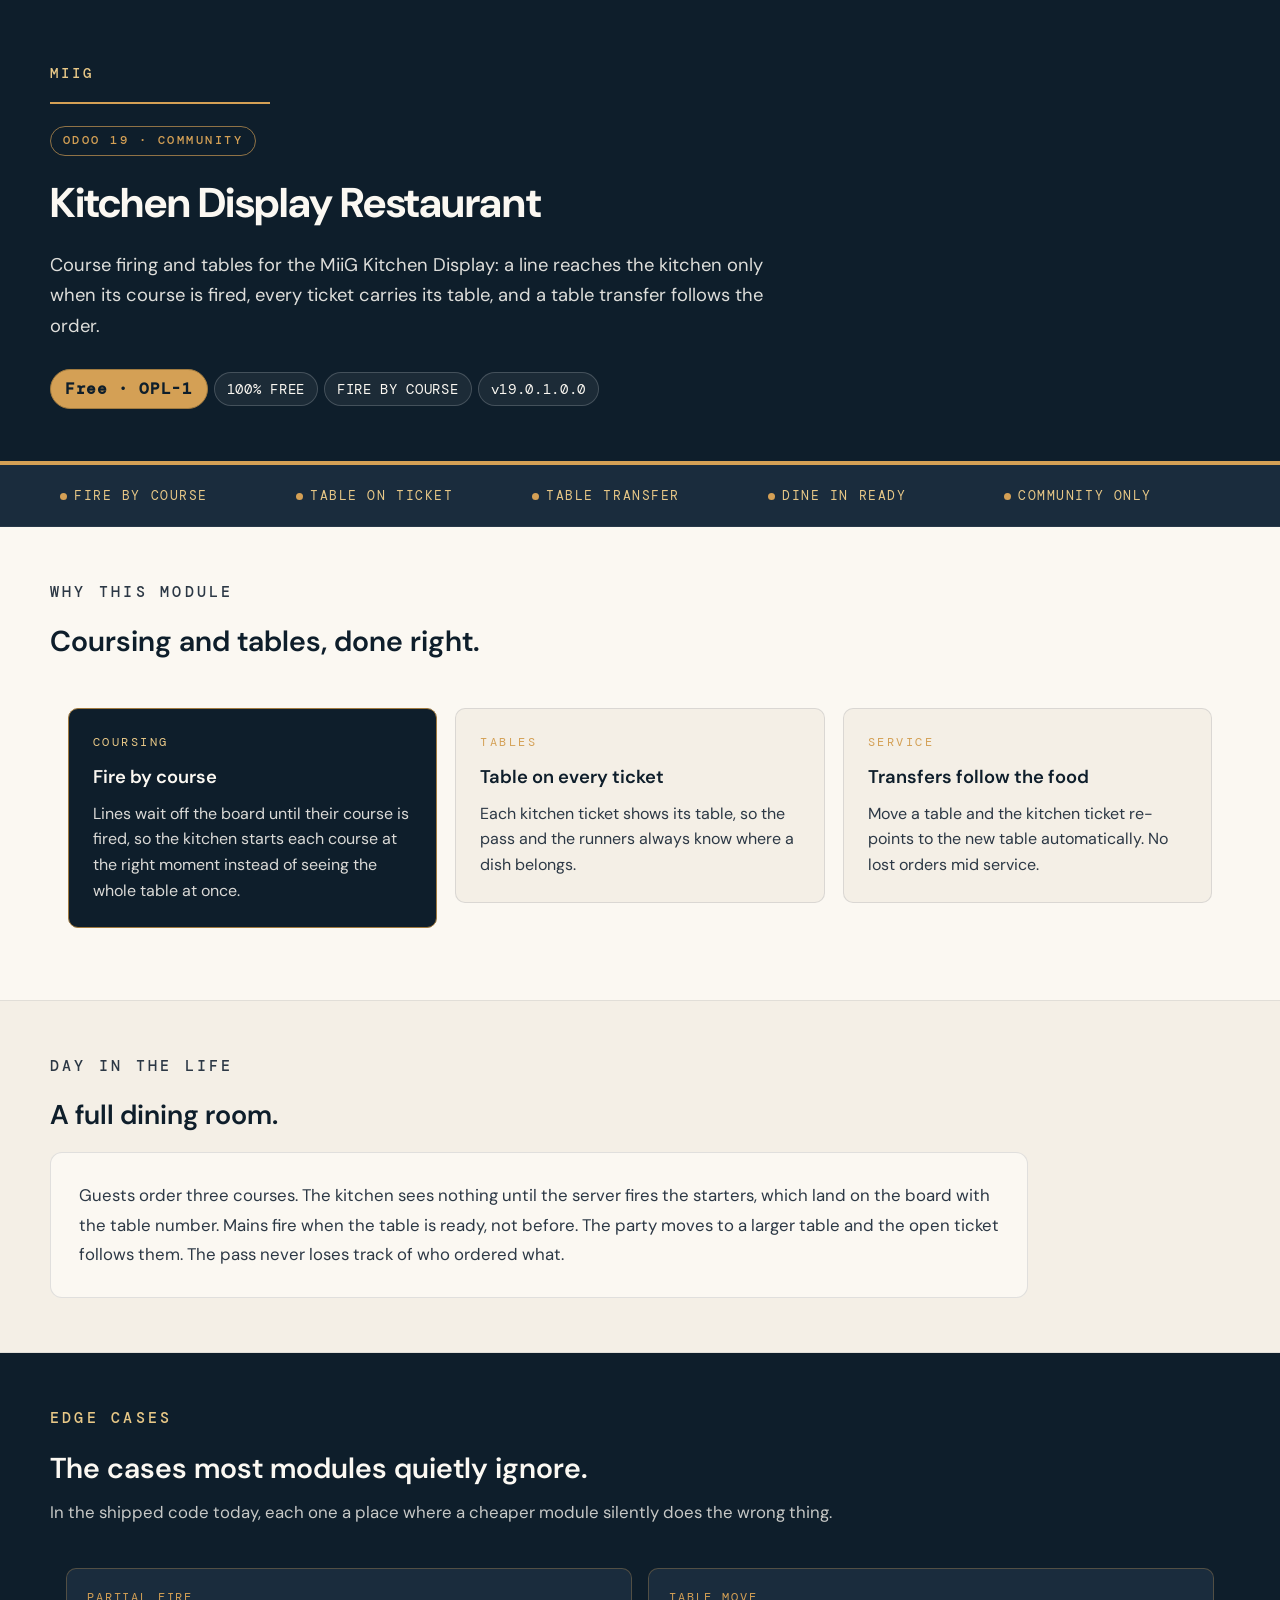
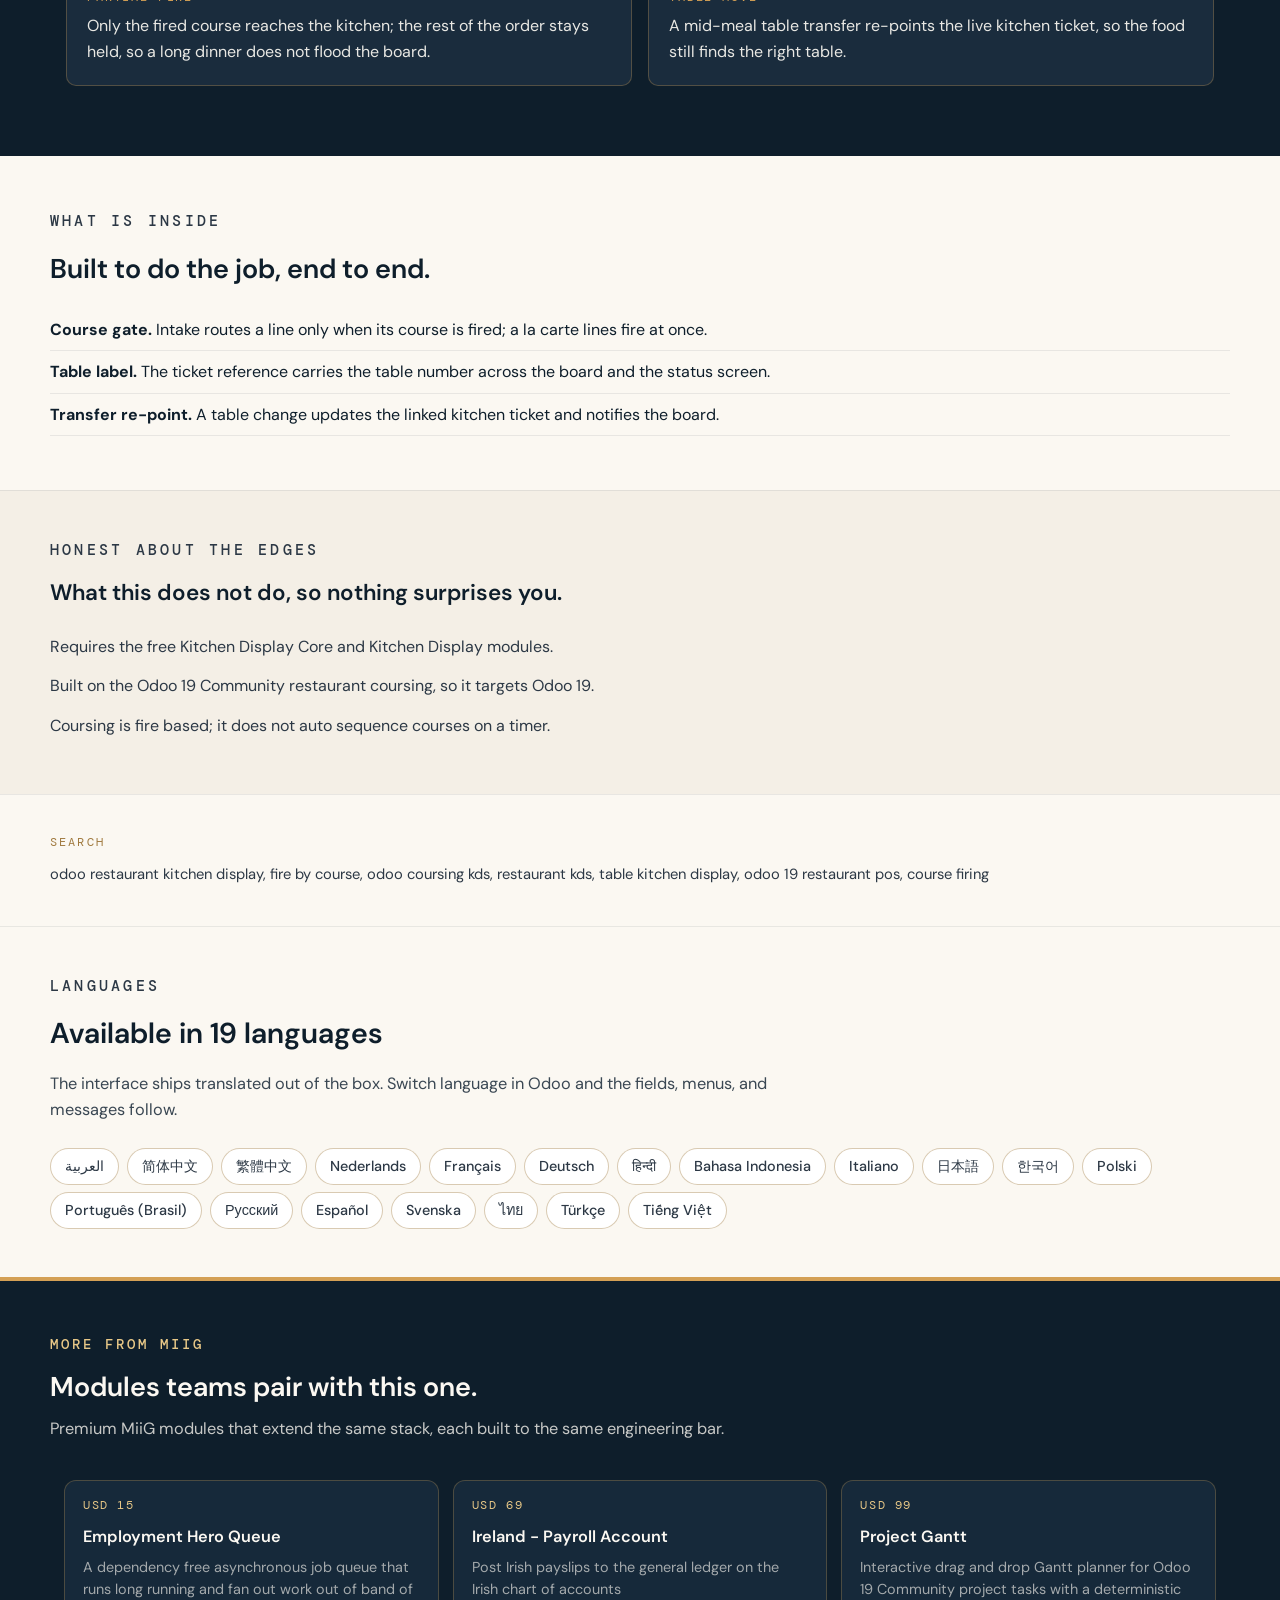
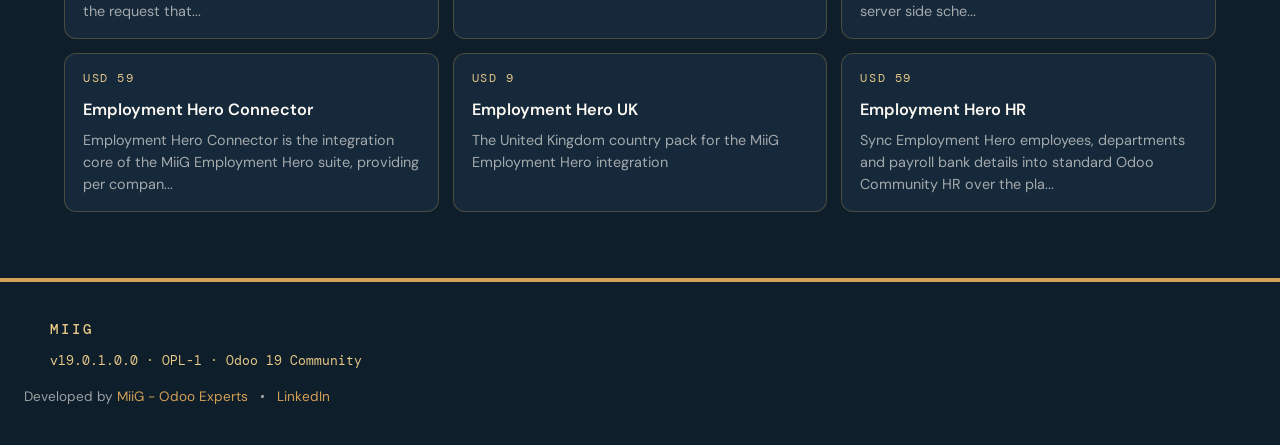
<file: eh_pos_kds_restaurant/static/description/index.html>
<!DOCTYPE html>
<html lang="en">
<head>
<meta charset="UTF-8">
<title>Kitchen Display Restaurant | MiiG</title>
<meta name="viewport" content="width=device-width, initial-scale=1">
<meta name="description" content="Free restaurant coursing and tables for the MiiG Kitchen Display on Odoo 19 Community: fire by course, table on every ticket, and table transfers that re-point the kitchen ticket.">
<link rel="preconnect" href="https://fonts.googleapis.com">
<link rel="preconnect" href="https://fonts.gstatic.com" crossorigin>
<link href="https://fonts.googleapis.com/css2?family=DM+Sans:wght@400;500;600;700&family=DM+Mono:wght@400;500&display=swap" rel="stylesheet">
</head>
<body style="margin:0;padding:0;background-color:#FBF8F2;color:#0E1E2B;font-family:'DM Sans',-apple-system,BlinkMacSystemFont,'Segoe UI',Roboto,system-ui,sans-serif;font-size:16px;line-height:1.6;font-weight:400;">
<header style="background-color:#0E1E2B;color:#FBF8F2;padding:60px 24px 52px 24px;border-bottom:4px solid #D4A055;">
  <div style="max-width:1180px;margin:0 auto;">
    <div style="margin-bottom:16px;"><span style="font-size:0.86rem;font-weight:500;letter-spacing:0.22em;text-transform:uppercase;color:#E8C887;font-family:'DM Mono',ui-monospace,monospace;">MiiG</span></div>
    <div style="width:220px;height:2px;background-color:#D4A055;margin:14px 0 18px 0;"></div>
    <span style="display:inline-block;font-family:'DM Mono',ui-monospace,monospace;font-size:0.78rem;font-weight:500;letter-spacing:0.2em;text-transform:uppercase;color:#D4A055;padding:4px 12px;border:1px solid rgba(212,160,85,0.65);border-radius:999px;margin:4px 6px 8px 0;">ODOO 19 · COMMUNITY</span>
    <h1 style="font-size:2.6rem;margin:6px 0 10px 0;font-weight:700;letter-spacing:-0.01em;color:#FBF8F2;">Kitchen Display Restaurant</h1>
    <p style="margin:14px 0 0 0;font-size:1.15rem;line-height:1.65;max-width:760px;color:rgba(251,248,242,0.88);">Course firing and tables for the MiiG Kitchen Display: a line reaches the kitchen only when its course is fired, every ticket carries its table, and a table transfer follows the order.</p>
    <div style="margin-top:24px;"><span style="display:inline-block;background-color:#D4A055;border:1px solid #A07A3F;color:#0E1E2B;padding:6px 14px;border-radius:999px;font-size:1.0rem;letter-spacing:0.04em;font-family:'DM Mono',ui-monospace,monospace;margin:4px 6px 0 0;font-weight:600;">Free · OPL-1</span><span style="display:inline-block;background-color:rgba(255,255,255,0.06);border:1px solid rgba(255,255,255,0.18);color:#FBF8F2;padding:5px 12px;border-radius:999px;font-size:0.86rem;letter-spacing:0.05em;font-family:'DM Mono',ui-monospace,monospace;margin:4px 6px 0 0;">100% FREE</span><span style="display:inline-block;background-color:rgba(255,255,255,0.06);border:1px solid rgba(255,255,255,0.18);color:#FBF8F2;padding:5px 12px;border-radius:999px;font-size:0.86rem;letter-spacing:0.05em;font-family:'DM Mono',ui-monospace,monospace;margin:4px 6px 0 0;">FIRE BY COURSE</span><span style="display:inline-block;background-color:rgba(255,255,255,0.06);border:1px solid rgba(255,255,255,0.18);color:#FBF8F2;padding:5px 12px;border-radius:999px;font-size:0.86rem;letter-spacing:0.05em;font-family:'DM Mono',ui-monospace,monospace;margin:4px 6px 0 0;">v19.0.1.0.0</span></div>
  </div>
</header>
<section style="background-color:#1A2C3D;color:#FBF8F2;padding:20px 0;border-bottom:1px solid rgba(255,255,255,0.06);">
  <div style="max-width:1180px;margin:0 auto;padding:0 24px;display:table;width:100%;table-layout:fixed;"><div style="display:table-cell;font-family:'DM Mono',ui-monospace,monospace;font-size:0.82rem;letter-spacing:0.12em;text-transform:uppercase;color:#E8C887;padding:0 10px;vertical-align:middle;"><span style="display:inline-block;width:7px;height:7px;background-color:#D4A055;border-radius:50%;margin-right:7px;vertical-align:middle;"></span>FIRE BY COURSE</div><div style="display:table-cell;font-family:'DM Mono',ui-monospace,monospace;font-size:0.82rem;letter-spacing:0.12em;text-transform:uppercase;color:#E8C887;padding:0 10px;vertical-align:middle;"><span style="display:inline-block;width:7px;height:7px;background-color:#D4A055;border-radius:50%;margin-right:7px;vertical-align:middle;"></span>TABLE ON TICKET</div><div style="display:table-cell;font-family:'DM Mono',ui-monospace,monospace;font-size:0.82rem;letter-spacing:0.12em;text-transform:uppercase;color:#E8C887;padding:0 10px;vertical-align:middle;"><span style="display:inline-block;width:7px;height:7px;background-color:#D4A055;border-radius:50%;margin-right:7px;vertical-align:middle;"></span>TABLE TRANSFER</div><div style="display:table-cell;font-family:'DM Mono',ui-monospace,monospace;font-size:0.82rem;letter-spacing:0.12em;text-transform:uppercase;color:#E8C887;padding:0 10px;vertical-align:middle;"><span style="display:inline-block;width:7px;height:7px;background-color:#D4A055;border-radius:50%;margin-right:7px;vertical-align:middle;"></span>DINE IN READY</div><div style="display:table-cell;font-family:'DM Mono',ui-monospace,monospace;font-size:0.82rem;letter-spacing:0.12em;text-transform:uppercase;color:#E8C887;padding:0 10px;vertical-align:middle;"><span style="display:inline-block;width:7px;height:7px;background-color:#D4A055;border-radius:50%;margin-right:7px;vertical-align:middle;"></span>COMMUNITY ONLY</div></div>
</section>
<section style="padding:54px 0;background-color:#FBF8F2;">
  <div style="max-width:1180px;margin:0 auto;padding:0 24px;">
    <h2 style="font-size:0.92rem;text-transform:uppercase;letter-spacing:0.22em;color:#2C3845;margin:0 0 14px 0;font-weight:500;font-family:'DM Mono',ui-monospace,monospace;">Why this module</h2>
    <h3 style="font-size:1.8rem;margin:0 0 26px 0;font-weight:600;color:#0E1E2B;">Coursing and tables, done right.</h3>
    <div style="display:table;width:100%;border-collapse:separate;border-spacing:18px;"><div style="display:table-row;"><div style="display:table-cell;width:33.33%;vertical-align:top;"><div style="background-color:#0E1E2B;color:#FBF8F2;border:1px solid #A07A3F;padding:24px;border-radius:10px;height:100%;box-sizing:border-box;"><div style="font-family:'DM Mono',ui-monospace,monospace;font-size:0.78rem;letter-spacing:0.2em;color:#E8C887;margin-bottom:10px;">COURSING</div><h3 style="font-size:1.15rem;font-weight:600;margin:0 0 8px 0;color:#FBF8F2;">Fire by course</h3><p style="font-size:1.0rem;color:rgba(251,248,242,0.86);line-height:1.6;margin:0;">Lines wait off the board until their course is fired, so the kitchen starts each course at the right moment instead of seeing the whole table at once.</p></div></div><div style="display:table-cell;width:33.33%;vertical-align:top;"><div style="background-color:#F4EFE6;color:#0E1E2B;border:1px solid rgba(58,74,92,0.14);padding:24px;border-radius:10px;height:100%;box-sizing:border-box;"><div style="font-family:'DM Mono',ui-monospace,monospace;font-size:0.78rem;letter-spacing:0.2em;color:#D4A055;margin-bottom:10px;">TABLES</div><h3 style="font-size:1.15rem;font-weight:600;margin:0 0 8px 0;color:#0E1E2B;">Table on every ticket</h3><p style="font-size:1.0rem;color:#2C3845;line-height:1.6;margin:0;">Each kitchen ticket shows its table, so the pass and the runners always know where a dish belongs.</p></div></div><div style="display:table-cell;width:33.33%;vertical-align:top;"><div style="background-color:#F4EFE6;color:#0E1E2B;border:1px solid rgba(58,74,92,0.14);padding:24px;border-radius:10px;height:100%;box-sizing:border-box;"><div style="font-family:'DM Mono',ui-monospace,monospace;font-size:0.78rem;letter-spacing:0.2em;color:#D4A055;margin-bottom:10px;">SERVICE</div><h3 style="font-size:1.15rem;font-weight:600;margin:0 0 8px 0;color:#0E1E2B;">Transfers follow the food</h3><p style="font-size:1.0rem;color:#2C3845;line-height:1.6;margin:0;">Move a table and the kitchen ticket re-points to the new table automatically. No lost orders mid service.</p></div></div></div></div>
  </div>
</section>
<section style="padding:54px 0;background-color:#F4EFE6;border-top:1px solid rgba(58,74,92,0.10);border-bottom:1px solid rgba(58,74,92,0.10);">
  <div style="max-width:1180px;margin:0 auto;padding:0 24px;">
    <h2 style="font-size:0.92rem;text-transform:uppercase;letter-spacing:0.22em;color:#2C3845;margin:0 0 14px 0;font-weight:500;font-family:'DM Mono',ui-monospace,monospace;">Day in the life</h2>
    <h3 style="font-size:1.7rem;margin:0 0 16px 0;font-weight:600;color:#0E1E2B;">A full dining room.</h3>
    <div style="background-color:#FBF8F2;border:1px solid rgba(58,74,92,0.14);border-radius:12px;padding:28px;max-width:920px;">
      <p style="font-size:1.05rem;line-height:1.75;color:#2C3845;margin:0;">Guests order three courses. The kitchen sees nothing until the server fires the starters, which land on the board with the table number. Mains fire when the table is ready, not before. The party moves to a larger table and the open ticket follows them. The pass never loses track of who ordered what.</p>
    </div>
  </div>
</section>
<section style="padding:54px 0;background-color:#0E1E2B;color:#FBF8F2;">
  <div style="max-width:1180px;margin:0 auto;padding:0 24px;">
    <h2 style="font-size:0.92rem;text-transform:uppercase;letter-spacing:0.22em;color:#E8C887;margin:0 0 14px 0;font-weight:500;font-family:'DM Mono',ui-monospace,monospace;">Edge cases</h2>
    <h3 style="font-size:1.8rem;margin:0 0 8px 0;font-weight:600;color:#FBF8F2;">The cases most modules quietly ignore.</h3>
    <p style="font-size:1.05rem;color:rgba(251,248,242,0.78);margin:0 0 26px 0;max-width:820px;">In the shipped code today, each one a place where a cheaper module silently does the wrong thing.</p>
    <div style="display:table;width:100%;border-collapse:separate;border-spacing:16px;"><div style="display:table-row;"><div style="display:table-cell;width:50%;vertical-align:top;"><div style="background-color:#1A2C3D;border:1px solid rgba(212,160,85,0.30);border-radius:10px;padding:20px;height:100%;box-sizing:border-box;"><div style="font-family:'DM Mono',ui-monospace,monospace;font-size:0.72rem;letter-spacing:0.16em;color:#D4A055;margin-bottom:6px;">PARTIAL FIRE</div><p style="margin:0;font-size:1.0rem;line-height:1.6;color:rgba(251,248,242,0.92);">Only the fired course reaches the kitchen; the rest of the order stays held, so a long dinner does not flood the board.</p></div></div><div style="display:table-cell;width:50%;vertical-align:top;"><div style="background-color:#1A2C3D;border:1px solid rgba(212,160,85,0.30);border-radius:10px;padding:20px;height:100%;box-sizing:border-box;"><div style="font-family:'DM Mono',ui-monospace,monospace;font-size:0.72rem;letter-spacing:0.16em;color:#D4A055;margin-bottom:6px;">TABLE MOVE</div><p style="margin:0;font-size:1.0rem;line-height:1.6;color:rgba(251,248,242,0.92);">A mid-meal table transfer re-points the live kitchen ticket, so the food still finds the right table.</p></div></div></div></div>
  </div>
</section>
<section style="padding:54px 0;background-color:#FBF8F2;">
  <div style="max-width:1180px;margin:0 auto;padding:0 24px;">
    <h2 style="font-size:0.92rem;text-transform:uppercase;letter-spacing:0.22em;color:#2C3845;margin:0 0 14px 0;font-weight:500;font-family:'DM Mono',ui-monospace,monospace;">What is inside</h2>
    <h3 style="font-size:1.7rem;margin:0 0 18px 0;font-weight:600;color:#0E1E2B;">Built to do the job, end to end.</h3>
    <ul style="margin:0;padding:0;list-style:none;"><li style="padding:8px 0;border-bottom:1px solid rgba(58,74,92,0.10);"><strong>Course gate.</strong> Intake routes a line only when its course is fired; a la carte lines fire at once.</li><li style="padding:8px 0;border-bottom:1px solid rgba(58,74,92,0.10);"><strong>Table label.</strong> The ticket reference carries the table number across the board and the status screen.</li><li style="padding:8px 0;border-bottom:1px solid rgba(58,74,92,0.10);"><strong>Transfer re-point.</strong> A table change updates the linked kitchen ticket and notifies the board.</li></ul>
  </div>
</section>
<section style="padding:48px 0;background-color:#F4EFE6;border-top:1px solid rgba(58,74,92,0.10);">
  <div style="max-width:1180px;margin:0 auto;padding:0 24px;">
    <h2 style="font-size:0.92rem;text-transform:uppercase;letter-spacing:0.22em;color:#2C3845;margin:0 0 12px 0;font-weight:500;font-family:'DM Mono',ui-monospace,monospace;">Honest about the edges</h2>
    <h3 style="font-size:1.4rem;margin:0 0 16px 0;font-weight:600;color:#0E1E2B;">What this does not do, so nothing surprises you.</h3>
    <ul style="margin:0;padding:0;list-style:none;max-width:920px;"><li style="padding:7px 0;color:#2C3845;font-size:1.0rem;line-height:1.6;">Requires the free Kitchen Display Core and Kitchen Display modules.</li><li style="padding:7px 0;color:#2C3845;font-size:1.0rem;line-height:1.6;">Built on the Odoo 19 Community restaurant coursing, so it targets Odoo 19.</li><li style="padding:7px 0;color:#2C3845;font-size:1.0rem;line-height:1.6;">Coursing is fire based; it does not auto sequence courses on a timer.</li></ul>
  </div>
</section>
<section style="padding:38px 0;background-color:#FBF8F2;border-top:1px solid rgba(58,74,92,0.10);">
  <div style="max-width:1180px;margin:0 auto;padding:0 24px;">
    <div style="font-family:'DM Mono',ui-monospace,monospace;font-size:0.74rem;letter-spacing:0.18em;text-transform:uppercase;color:#A07A3F;margin-bottom:10px;">Search</div>
    <p style="font-size:0.92rem;color:#2C3845;line-height:1.8;margin:0;">odoo restaurant kitchen display, fire by course, odoo coursing kds, restaurant kds, table kitchen display, odoo 19 restaurant pos, course firing</p>
  </div>
</section>
<!-- eh-i18n-langs-v1 -->
<section style="padding:48px 0;background-color:#FBF8F2;border-top:1px solid rgba(14,30,43,0.08);"><div style="max-width:1180px;margin:0 auto;padding:0 24px;"><h2 style="font-size:0.92rem;text-transform:uppercase;letter-spacing:0.22em;color:#2C3845;margin:0 0 12px 0;font-weight:500;font-family:'DM Mono',ui-monospace,monospace;">Languages</h2><h3 style="font-size:1.8rem;margin:0 0 14px 0;font-weight:600;color:#0E1E2B;">Available in 19 languages</h3><p style="margin:0 0 18px 0;font-size:1.02rem;line-height:1.6;color:#3A4753;max-width:780px;">The interface ships translated out of the box. Switch language in Odoo and the fields, menus, and messages follow.</p><div style="margin:0;"><span style="display:inline-block;background-color:#FFFFFF;border:1px solid rgba(160,122,63,0.40);color:#2C3845;padding:6px 14px;border-radius:999px;font-size:0.9rem;font-weight:500;font-family:'DM Sans',-apple-system,BlinkMacSystemFont,sans-serif;margin:7px 8px 0 0;">العربية</span><span style="display:inline-block;background-color:#FFFFFF;border:1px solid rgba(160,122,63,0.40);color:#2C3845;padding:6px 14px;border-radius:999px;font-size:0.9rem;font-weight:500;font-family:'DM Sans',-apple-system,BlinkMacSystemFont,sans-serif;margin:7px 8px 0 0;">简体中文</span><span style="display:inline-block;background-color:#FFFFFF;border:1px solid rgba(160,122,63,0.40);color:#2C3845;padding:6px 14px;border-radius:999px;font-size:0.9rem;font-weight:500;font-family:'DM Sans',-apple-system,BlinkMacSystemFont,sans-serif;margin:7px 8px 0 0;">繁體中文</span><span style="display:inline-block;background-color:#FFFFFF;border:1px solid rgba(160,122,63,0.40);color:#2C3845;padding:6px 14px;border-radius:999px;font-size:0.9rem;font-weight:500;font-family:'DM Sans',-apple-system,BlinkMacSystemFont,sans-serif;margin:7px 8px 0 0;">Nederlands</span><span style="display:inline-block;background-color:#FFFFFF;border:1px solid rgba(160,122,63,0.40);color:#2C3845;padding:6px 14px;border-radius:999px;font-size:0.9rem;font-weight:500;font-family:'DM Sans',-apple-system,BlinkMacSystemFont,sans-serif;margin:7px 8px 0 0;">Français</span><span style="display:inline-block;background-color:#FFFFFF;border:1px solid rgba(160,122,63,0.40);color:#2C3845;padding:6px 14px;border-radius:999px;font-size:0.9rem;font-weight:500;font-family:'DM Sans',-apple-system,BlinkMacSystemFont,sans-serif;margin:7px 8px 0 0;">Deutsch</span><span style="display:inline-block;background-color:#FFFFFF;border:1px solid rgba(160,122,63,0.40);color:#2C3845;padding:6px 14px;border-radius:999px;font-size:0.9rem;font-weight:500;font-family:'DM Sans',-apple-system,BlinkMacSystemFont,sans-serif;margin:7px 8px 0 0;">हिन्दी</span><span style="display:inline-block;background-color:#FFFFFF;border:1px solid rgba(160,122,63,0.40);color:#2C3845;padding:6px 14px;border-radius:999px;font-size:0.9rem;font-weight:500;font-family:'DM Sans',-apple-system,BlinkMacSystemFont,sans-serif;margin:7px 8px 0 0;">Bahasa Indonesia</span><span style="display:inline-block;background-color:#FFFFFF;border:1px solid rgba(160,122,63,0.40);color:#2C3845;padding:6px 14px;border-radius:999px;font-size:0.9rem;font-weight:500;font-family:'DM Sans',-apple-system,BlinkMacSystemFont,sans-serif;margin:7px 8px 0 0;">Italiano</span><span style="display:inline-block;background-color:#FFFFFF;border:1px solid rgba(160,122,63,0.40);color:#2C3845;padding:6px 14px;border-radius:999px;font-size:0.9rem;font-weight:500;font-family:'DM Sans',-apple-system,BlinkMacSystemFont,sans-serif;margin:7px 8px 0 0;">日本語</span><span style="display:inline-block;background-color:#FFFFFF;border:1px solid rgba(160,122,63,0.40);color:#2C3845;padding:6px 14px;border-radius:999px;font-size:0.9rem;font-weight:500;font-family:'DM Sans',-apple-system,BlinkMacSystemFont,sans-serif;margin:7px 8px 0 0;">한국어</span><span style="display:inline-block;background-color:#FFFFFF;border:1px solid rgba(160,122,63,0.40);color:#2C3845;padding:6px 14px;border-radius:999px;font-size:0.9rem;font-weight:500;font-family:'DM Sans',-apple-system,BlinkMacSystemFont,sans-serif;margin:7px 8px 0 0;">Polski</span><span style="display:inline-block;background-color:#FFFFFF;border:1px solid rgba(160,122,63,0.40);color:#2C3845;padding:6px 14px;border-radius:999px;font-size:0.9rem;font-weight:500;font-family:'DM Sans',-apple-system,BlinkMacSystemFont,sans-serif;margin:7px 8px 0 0;">Português (Brasil)</span><span style="display:inline-block;background-color:#FFFFFF;border:1px solid rgba(160,122,63,0.40);color:#2C3845;padding:6px 14px;border-radius:999px;font-size:0.9rem;font-weight:500;font-family:'DM Sans',-apple-system,BlinkMacSystemFont,sans-serif;margin:7px 8px 0 0;">Русский</span><span style="display:inline-block;background-color:#FFFFFF;border:1px solid rgba(160,122,63,0.40);color:#2C3845;padding:6px 14px;border-radius:999px;font-size:0.9rem;font-weight:500;font-family:'DM Sans',-apple-system,BlinkMacSystemFont,sans-serif;margin:7px 8px 0 0;">Español</span><span style="display:inline-block;background-color:#FFFFFF;border:1px solid rgba(160,122,63,0.40);color:#2C3845;padding:6px 14px;border-radius:999px;font-size:0.9rem;font-weight:500;font-family:'DM Sans',-apple-system,BlinkMacSystemFont,sans-serif;margin:7px 8px 0 0;">Svenska</span><span style="display:inline-block;background-color:#FFFFFF;border:1px solid rgba(160,122,63,0.40);color:#2C3845;padding:6px 14px;border-radius:999px;font-size:0.9rem;font-weight:500;font-family:'DM Sans',-apple-system,BlinkMacSystemFont,sans-serif;margin:7px 8px 0 0;">ไทย</span><span style="display:inline-block;background-color:#FFFFFF;border:1px solid rgba(160,122,63,0.40);color:#2C3845;padding:6px 14px;border-radius:999px;font-size:0.9rem;font-weight:500;font-family:'DM Sans',-apple-system,BlinkMacSystemFont,sans-serif;margin:7px 8px 0 0;">Türkçe</span><span style="display:inline-block;background-color:#FFFFFF;border:1px solid rgba(160,122,63,0.40);color:#2C3845;padding:6px 14px;border-radius:999px;font-size:0.9rem;font-weight:500;font-family:'DM Sans',-apple-system,BlinkMacSystemFont,sans-serif;margin:7px 8px 0 0;">Tiếng Việt</span></div></div></section>
<!-- EH_CROSSSELL_START -->
<section style="padding:52px 0;background-color:#0E1E2B;color:#FBF8F2;border-top:4px solid #D4A055;">
  <div style="max-width:1180px;margin:0 auto;padding:0 24px;">
    <div style="font-family:'DM Mono',ui-monospace,monospace;font-size:0.86rem;font-weight:500;letter-spacing:0.22em;text-transform:uppercase;color:#E8C887;margin-bottom:10px;">More from MiiG</div>
    <h3 style="font-size:1.7rem;margin:0 0 8px 0;font-weight:600;color:#FBF8F2;">Modules teams pair with this one.</h3>
    <p style="font-size:1.02rem;color:rgba(251,248,242,0.78);margin:0 0 24px 0;max-width:820px;">Premium MiiG modules that extend the same stack, each built to the same engineering bar.</p>
    <div style="display:table;width:100%;border-collapse:separate;border-spacing:14px;"><div style="display:table-row;"><div style="display:table-cell;width:33%;vertical-align:top;padding:16px 18px;background-color:#16293A;border:1px solid rgba(212,160,85,0.28);border-radius:12px;"><div style="font-family:'DM Mono',ui-monospace,monospace;font-size:0.72rem;letter-spacing:0.14em;text-transform:uppercase;color:#E8C887;margin-bottom:8px;">USD 15</div><a href="https://apps.odoo.com/apps/modules/19.0/eh_hero_queue/" target="_blank" style="color:#FBF8F2;text-decoration:none;font-weight:600;font-size:1.02rem;line-height:1.4;">Employment Hero Queue</a><p style="margin:8px 0 0 0;font-size:0.9rem;line-height:1.5;color:rgba(251,248,242,0.82);"> <span style="color:rgba(251,248,242,0.62);font-weight:400;">A dependency free asynchronous job queue that runs long running and fan out work out of band of the request that...</span></p></div><div style="display:table-cell;width:33%;vertical-align:top;padding:16px 18px;background-color:#16293A;border:1px solid rgba(212,160,85,0.28);border-radius:12px;"><div style="font-family:'DM Mono',ui-monospace,monospace;font-size:0.72rem;letter-spacing:0.14em;text-transform:uppercase;color:#E8C887;margin-bottom:8px;">USD 69</div><a href="https://apps.odoo.com/apps/modules/19.0/eh_l10n_ie_hr_payroll_account/" target="_blank" style="color:#FBF8F2;text-decoration:none;font-weight:600;font-size:1.02rem;line-height:1.4;">Ireland - Payroll Account</a><p style="margin:8px 0 0 0;font-size:0.9rem;line-height:1.5;color:rgba(251,248,242,0.82);"> <span style="color:rgba(251,248,242,0.62);font-weight:400;">Post Irish payslips to the general ledger on the Irish chart of accounts</span></p></div><div style="display:table-cell;width:33%;vertical-align:top;padding:16px 18px;background-color:#16293A;border:1px solid rgba(212,160,85,0.28);border-radius:12px;"><div style="font-family:'DM Mono',ui-monospace,monospace;font-size:0.72rem;letter-spacing:0.14em;text-transform:uppercase;color:#E8C887;margin-bottom:8px;">USD 99</div><a href="https://apps.odoo.com/apps/modules/19.0/eh_project_gantt/" target="_blank" style="color:#FBF8F2;text-decoration:none;font-weight:600;font-size:1.02rem;line-height:1.4;">Project Gantt</a><p style="margin:8px 0 0 0;font-size:0.9rem;line-height:1.5;color:rgba(251,248,242,0.82);"> <span style="color:rgba(251,248,242,0.62);font-weight:400;">Interactive drag and drop Gantt planner for Odoo 19 Community project tasks with a deterministic server side sche...</span></p></div></div><div style="display:table-row;"><div style="display:table-cell;width:33%;vertical-align:top;padding:16px 18px;background-color:#16293A;border:1px solid rgba(212,160,85,0.28);border-radius:12px;"><div style="font-family:'DM Mono',ui-monospace,monospace;font-size:0.72rem;letter-spacing:0.14em;text-transform:uppercase;color:#E8C887;margin-bottom:8px;">USD 59</div><a href="https://apps.odoo.com/apps/modules/19.0/eh_hero_base/" target="_blank" style="color:#FBF8F2;text-decoration:none;font-weight:600;font-size:1.02rem;line-height:1.4;">Employment Hero Connector</a><p style="margin:8px 0 0 0;font-size:0.9rem;line-height:1.5;color:rgba(251,248,242,0.82);"> <span style="color:rgba(251,248,242,0.62);font-weight:400;">Employment Hero Connector is the integration core of the MiiG Employment Hero suite, providing per compan...</span></p></div><div style="display:table-cell;width:33%;vertical-align:top;padding:16px 18px;background-color:#16293A;border:1px solid rgba(212,160,85,0.28);border-radius:12px;"><div style="font-family:'DM Mono',ui-monospace,monospace;font-size:0.72rem;letter-spacing:0.14em;text-transform:uppercase;color:#E8C887;margin-bottom:8px;">USD 9</div><a href="https://apps.odoo.com/apps/modules/19.0/eh_hero_country_uk/" target="_blank" style="color:#FBF8F2;text-decoration:none;font-weight:600;font-size:1.02rem;line-height:1.4;">Employment Hero UK</a><p style="margin:8px 0 0 0;font-size:0.9rem;line-height:1.5;color:rgba(251,248,242,0.82);"> <span style="color:rgba(251,248,242,0.62);font-weight:400;">The United Kingdom country pack for the MiiG Employment Hero integration</span></p></div><div style="display:table-cell;width:33%;vertical-align:top;padding:16px 18px;background-color:#16293A;border:1px solid rgba(212,160,85,0.28);border-radius:12px;"><div style="font-family:'DM Mono',ui-monospace,monospace;font-size:0.72rem;letter-spacing:0.14em;text-transform:uppercase;color:#E8C887;margin-bottom:8px;">USD 59</div><a href="https://apps.odoo.com/apps/modules/19.0/eh_hero_hr/" target="_blank" style="color:#FBF8F2;text-decoration:none;font-weight:600;font-size:1.02rem;line-height:1.4;">Employment Hero HR</a><p style="margin:8px 0 0 0;font-size:0.9rem;line-height:1.5;color:rgba(251,248,242,0.82);"> <span style="color:rgba(251,248,242,0.62);font-weight:400;">Sync Employment Hero employees, departments and payroll bank details into standard Odoo Community HR over the pla...</span></p></div></div></div>
  </div>
</section>
<!-- EH_CROSSSELL_END -->
<footer style="background-color:#0E1E2B;color:#FBF8F2;padding:36px 24px;border-top:4px solid #D4A055;">
  <div style="max-width:1180px;margin:0 auto;">
    <div style="font-size:0.86rem;font-weight:500;letter-spacing:0.22em;text-transform:uppercase;color:#E8C887;font-family:'DM Mono',ui-monospace,monospace;margin-bottom:8px;">MiiG</div>
    <p style="margin:10px 0 0 0;font-size:0.82rem;color:#E8C887;font-family:'DM Mono',ui-monospace,monospace;">v19.0.1.0.0 &middot; OPL-1 &middot; Odoo 19 Community</p>
  </div>
<!-- EH_SEO_START -->
    <p style="margin:12px 0 0 0;"><span style="font-size:0.85rem;color:rgba(251,248,242,0.6);">Developed by <a href="https://www.erpheritage.com.au/" target="_blank" style="color:#D4A055;text-decoration:none;">MiiG - Odoo Experts</a> <span style="margin:0 8px;">&bull;</span> <a href="https://www.linkedin.com/company/erpheritage/" target="_blank" style="color:#D4A055;text-decoration:none;">LinkedIn</a></span></p>
    <!-- EH_SEO_END -->
</footer>
</body>
</html>
</file>
